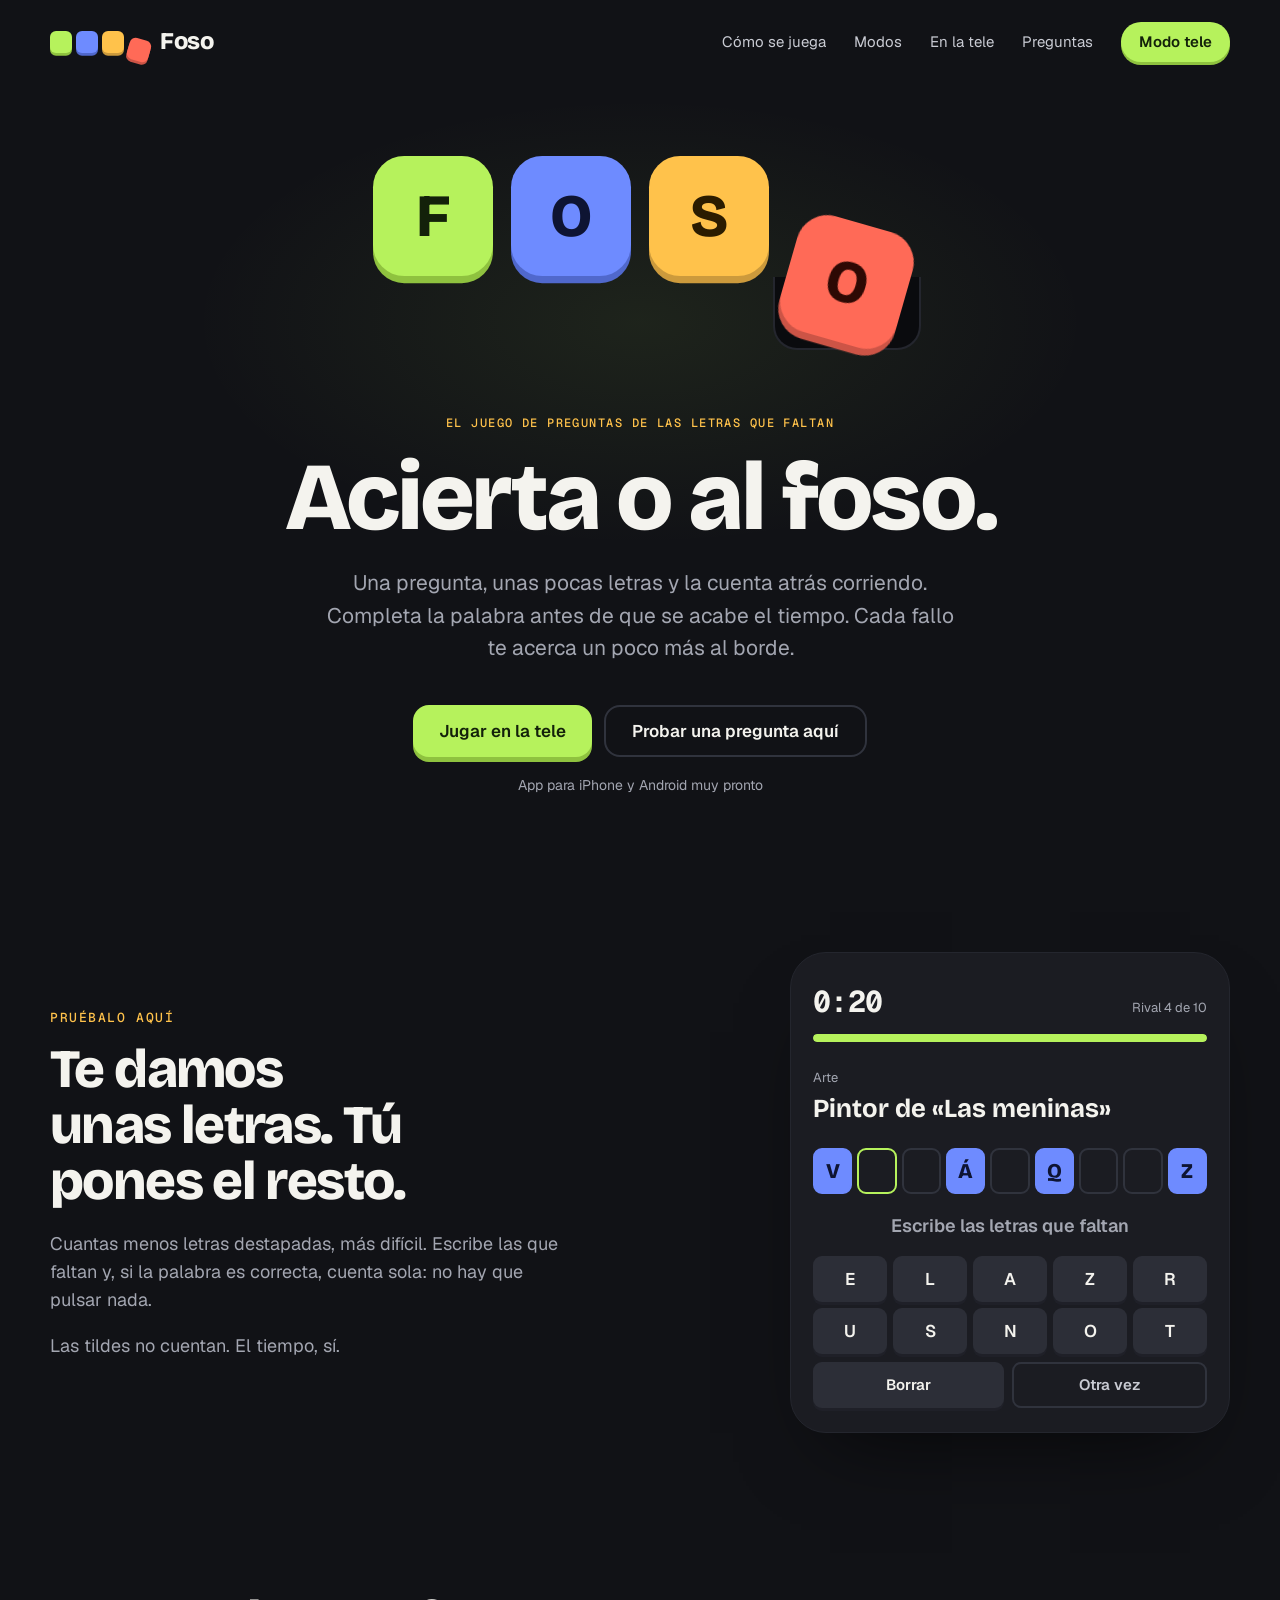
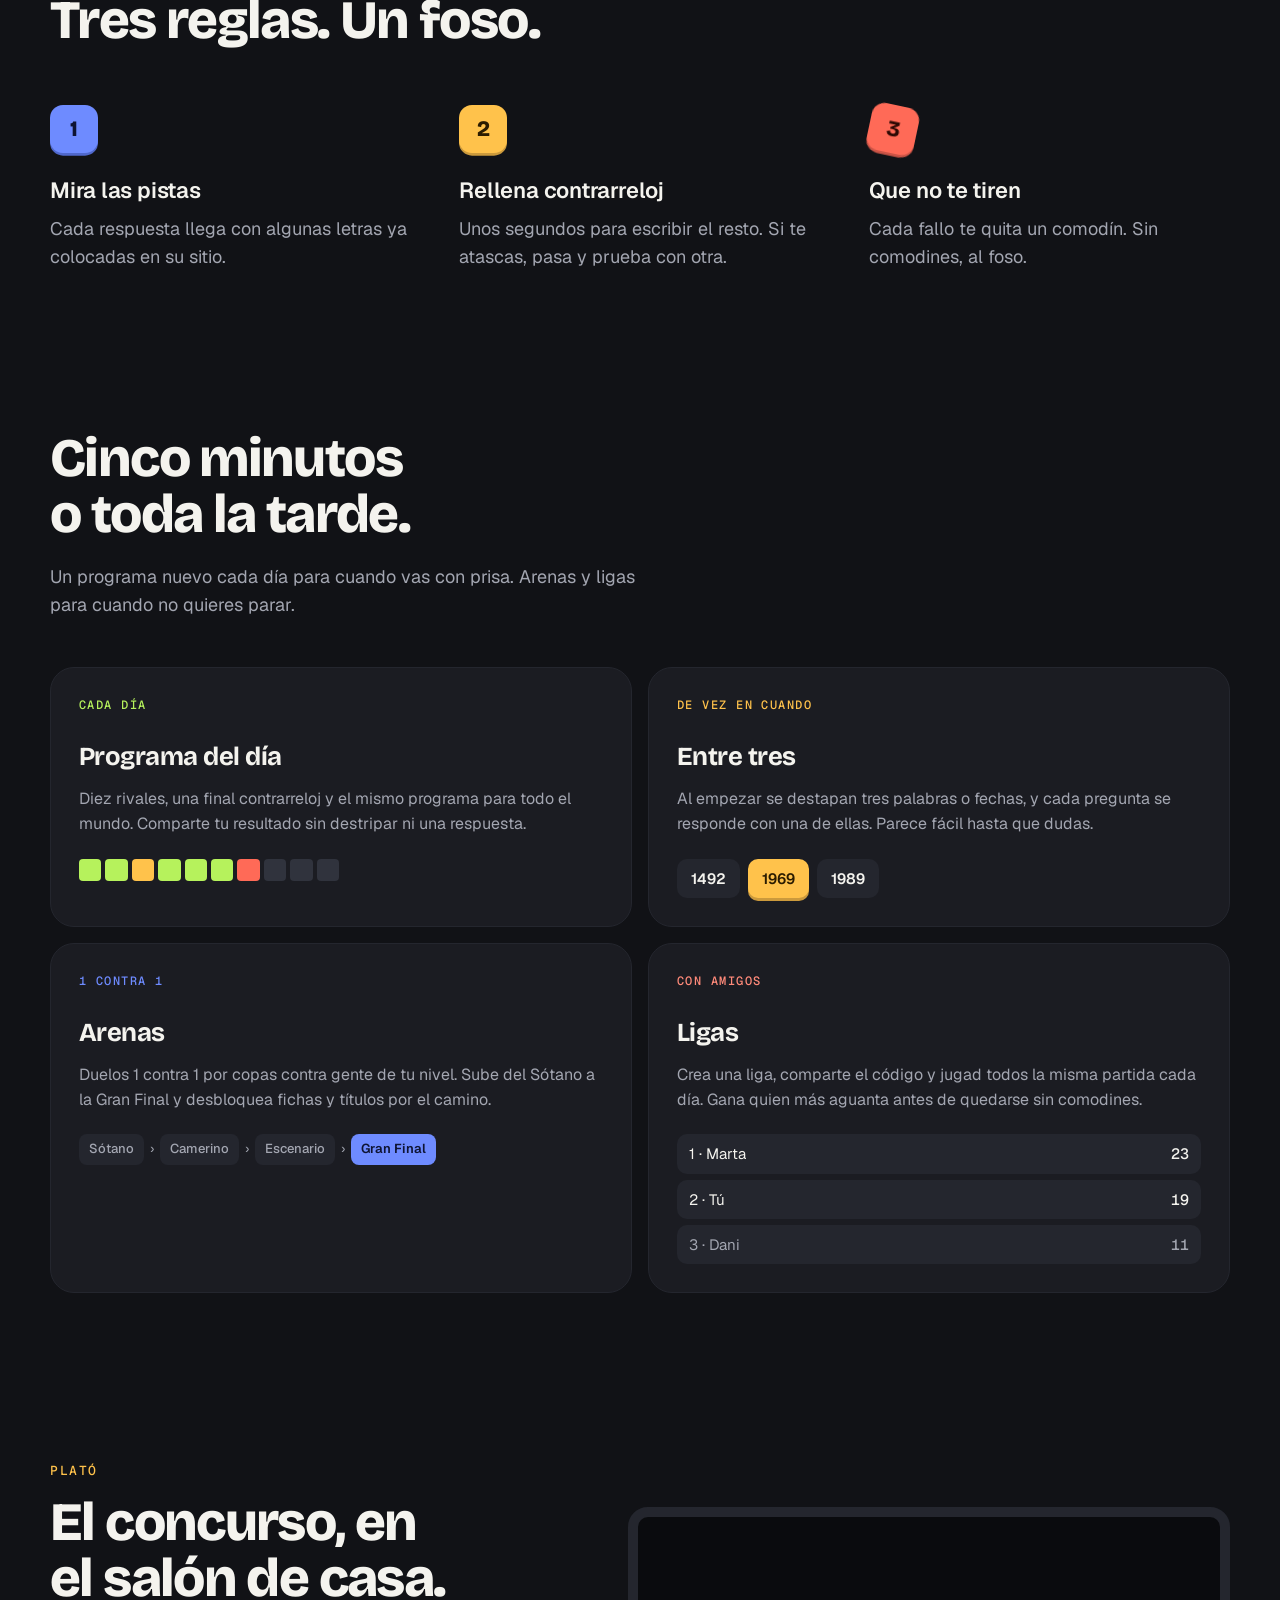
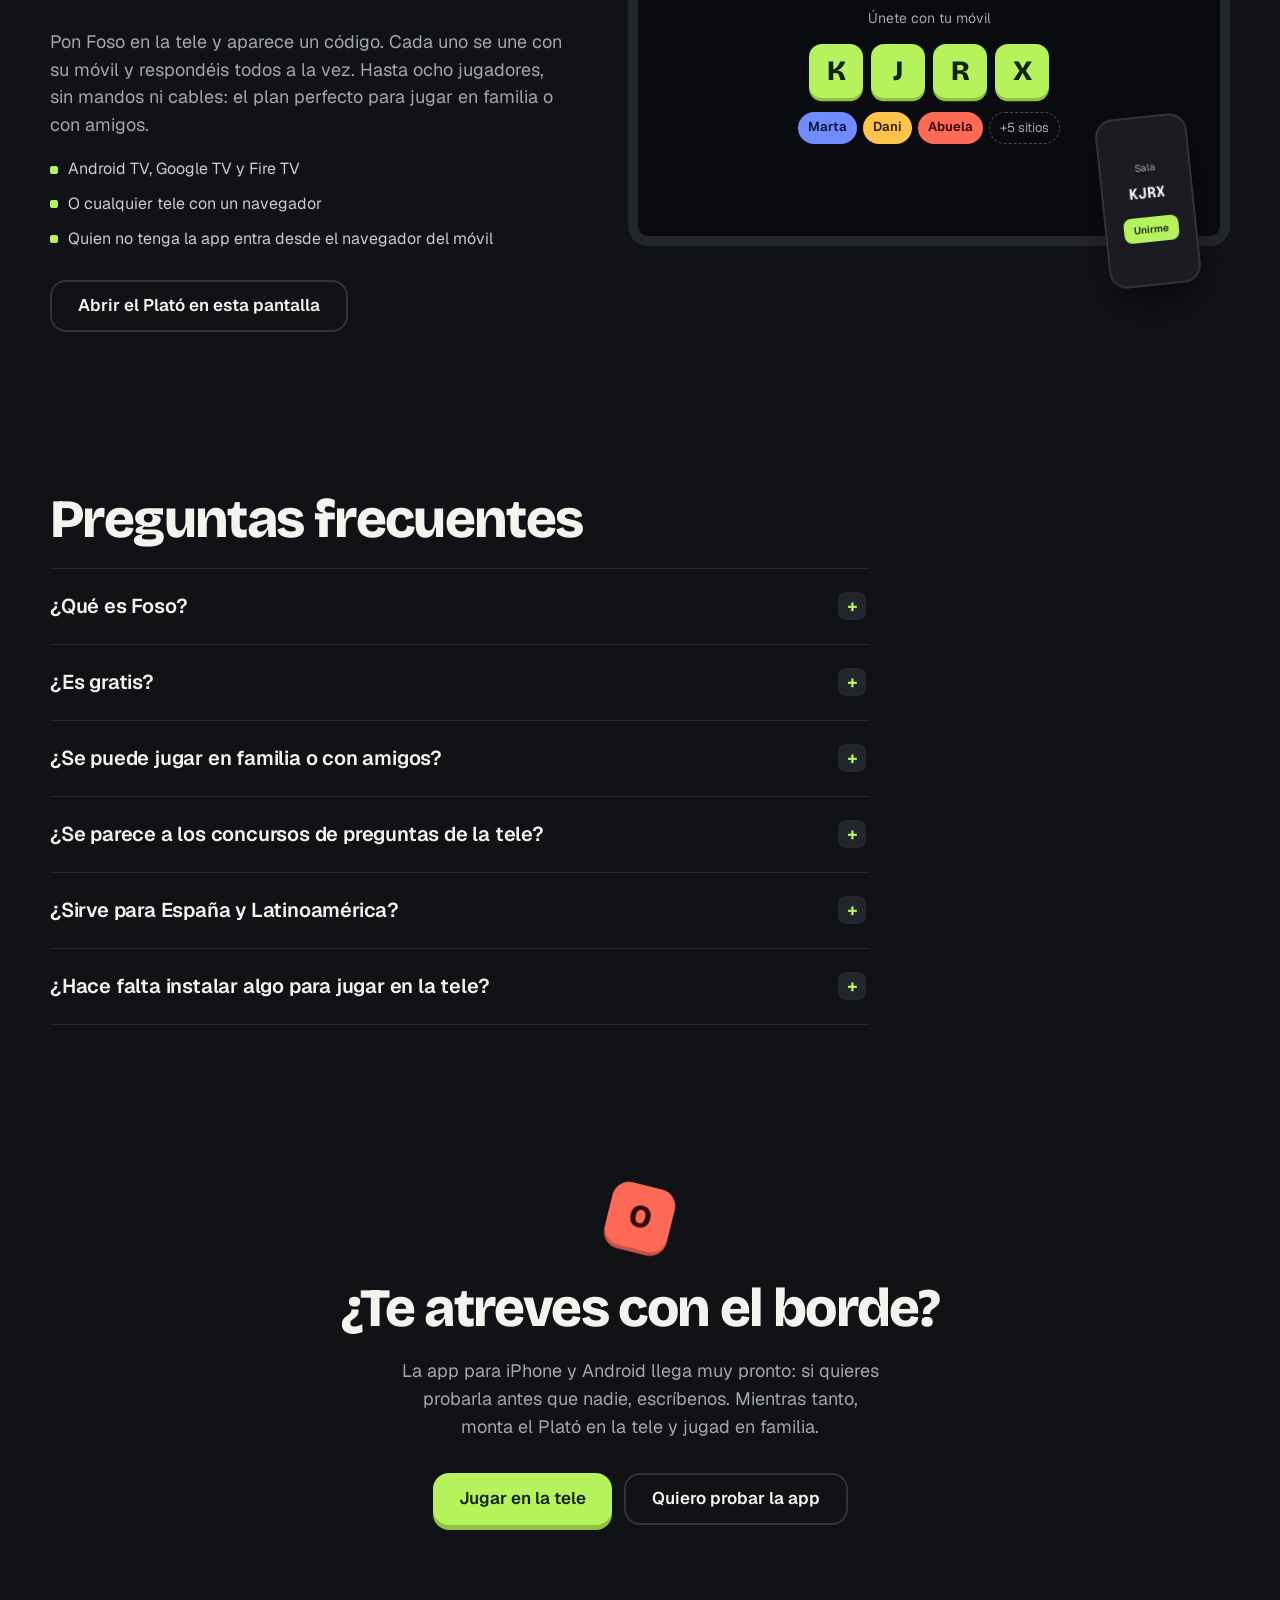
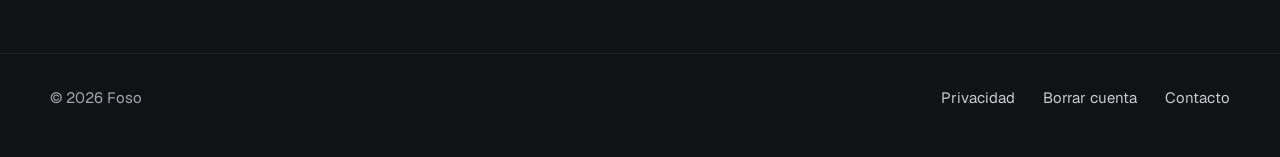
<file: index.html>
<!doctype html>
<html lang="es">
<head>
<meta charset="utf-8">
<meta name="viewport" content="width=device-width, initial-scale=1, viewport-fit=cover">
<title>Foso · Juego de preguntas gratis para jugar con amigos y en familia</title>
<meta name="description" content="Juego de preguntas gratis tipo concurso de la tele: adivina la palabra con las letras que faltan antes de que acabe el tiempo. Programa diario, ligas con amigos, duelos 1 contra 1 y modo tele para jugar en familia.">
<meta name="keywords" content="juego de preguntas, juegos de preguntas y respuestas, trivial online, concurso de preguntas, juego de palabras, juego de letras, juegos para jugar en familia, juegos para jugar con amigos, quiz en español">
<link rel="canonical" href="https://foso.pages.dev/">
<link rel="alternate" hreflang="es" href="https://foso.pages.dev/">
<meta name="robots" content="index, follow, max-image-preview:large">
<meta name="theme-color" content="#111216">
<meta property="og:title" content="Foso · Acierta o al foso">
<meta property="og:site_name" content="Foso">
<meta property="og:locale" content="es_ES">
<meta property="og:description" content="El juego de preguntas de las letras que faltan. Gratis, en español y para jugar con amigos, en familia o en la tele.">
<meta property="og:url" content="https://foso.pages.dev/">
<meta property="og:image" content="https://foso.pages.dev/assets/og-image.png">
<meta property="og:image:width" content="1200">
<meta property="og:image:height" content="630">
<meta property="og:image:alt" content="Logo de Foso con el lema Acierta o al foso">
<meta property="og:type" content="website">
<meta name="twitter:card" content="summary_large_image">
<link rel="icon" href="/assets/favicon.svg" type="image/svg+xml">
<link rel="apple-touch-icon" href="/assets/apple-touch-icon.png">
<link rel="preload" href="/assets/fuentes/bricolage-800.woff2" as="font" type="font/woff2" crossorigin>
<link rel="preload" href="/assets/fuentes/geist-400.woff2" as="font" type="font/woff2" crossorigin>
<link rel="stylesheet" href="/assets/site.css?v=2">
<style>
  h2.big {
    font-family: var(--display); font-weight: 800;
    font-size: clamp(34px, 4.6vw, 54px); line-height: 1.04; letter-spacing: -0.03em;
    margin: 0 0 20px; text-wrap: balance;
  }
  .lead-muted { color: var(--muted); margin: 0 0 18px; max-width: 44ch; text-wrap: pretty; }

  /* --- Portada ------------------------------------------------------------ */
  .hero { position: relative; text-align: center; padding: clamp(40px, 8vh, 80px) 0 clamp(72px, 12vh, 112px); }
  .hero::before {
    content: ""; position: absolute; inset: -10% 0 auto; height: 640px;
    background: radial-gradient(closest-side, rgba(182, 242, 92, 0.08), transparent 70%);
    pointer-events: none;
  }
  .logo { --s: clamp(64px, 11vw, 120px); position: relative; display: flex; justify-content: center; align-items: flex-start; gap: clamp(10px, 2vw, 18px); margin-bottom: 64px; }
  .logo .tile { width: var(--s); height: var(--s); font-size: calc(var(--s) * 0.5); }
  .pit-slot { position: relative; width: var(--s); height: calc(var(--s) * 1.62); }
  .pit {
    position: absolute; bottom: 0; left: -12%; right: -12%; height: 38%;
    background: var(--bg-deep); border: 2px solid var(--card-hi); border-top: none;
    border-radius: 0 0 24px 24px;
  }
  .falling { position: absolute; left: 0; top: 34%; transform: rotate(16deg); }
  .js .falling { animation: caer 1.1s cubic-bezier(0.55, 0, 0.6, 1.25) 0.6s both; }
  @keyframes caer {
    0%   { top: 0; transform: rotate(0); }
    35%  { top: 0; transform: rotate(-6deg); }
    100% { top: 34%; transform: rotate(16deg); }
  }
  .hero h1 {
    position: relative; margin: 0 auto 22px; max-width: 13ch;
    font-family: var(--display); font-weight: 800;
    font-size: clamp(46px, 7.6vw, 96px); line-height: 0.98; letter-spacing: -0.035em;
  }
  .hero .lead { position: relative; color: var(--muted); font-size: clamp(18px, 2.2vw, 21px); max-width: 46ch; margin: 0 auto 40px; text-wrap: pretty; }
  .actions { display: flex; gap: 12px; justify-content: center; flex-wrap: wrap; }
  .kicker { position: relative; color: var(--amber); font-size: 12px; margin-bottom: 18px; }
  .soon { position: relative; margin: 18px 0 0; font-size: 14px; color: var(--muted); }

  /* --- Demostración ----------------------------------------------------- */
  .split { display: flex; flex-wrap: wrap; gap: 56px; align-items: center; padding: 48px 0 120px; }
  .split > * { flex: 1 1 380px; min-width: 0; }
  .phone {
    flex: 1 1 380px; max-width: 440px; margin: 0 auto;
    background: var(--card); border: 1px solid var(--card-hi); border-radius: 36px;
    padding: 26px 22px 24px; box-shadow: 0 40px 80px -40px rgba(0, 0, 0, 0.7);
  }
  .clock-row { display: flex; align-items: baseline; justify-content: space-between; margin-bottom: 8px; }
  .clock { font-family: var(--mono); font-weight: 700; font-size: 30px; letter-spacing: -0.02em; }
  .clock-row small { font-size: 13px; color: var(--muted); }
  .bar { height: 8px; border-radius: 99px; background: var(--card-hi); margin-bottom: 26px; overflow: hidden; }
  .bar span { display: block; height: 100%; width: 100%; border-radius: 99px; background: var(--lime); transform-origin: left; transition: width 1s linear, background 300ms; }
  .q-cat { margin: 0 0 6px; font-size: 13px; color: var(--muted); }
  .q { margin: 0 0 24px; font-family: var(--display); font-weight: 700; font-size: 26px; line-height: 1.15; }
  .answer { display: flex; gap: 5px; justify-content: center; margin-bottom: 18px; }
  .slot {
    flex: 1 1 0; max-width: 40px; aspect-ratio: 0.85; border-radius: 9px;
    display: flex; align-items: center; justify-content: center;
    font-family: var(--display); font-weight: 800; font-size: 21px;
    background: var(--card); color: var(--text); border: 2px solid var(--line);
    transition: background 200ms, border-color 200ms, transform 200ms var(--ease);
  }
  .slot.hint { background: var(--blue); border-color: var(--blue); color: var(--blue-ink); }
  .slot.typed { background: var(--card-hi); border-color: #4A4D58; }
  .slot.cursor { border-color: var(--lime); }
  .slot.ok { background: var(--lime); border-color: var(--lime); color: var(--lime-ink); transform: translateY(-3px); }
  .slot.ko { background: var(--coral); border-color: var(--coral); color: var(--coral-ink); }
  .status { margin: 0 0 16px; min-height: 26px; text-align: center; font-weight: 600; color: var(--muted); }
  .status.ok { color: var(--lime); }
  .status.ko { color: var(--coral-soft); }
  .keys { display: grid; grid-template-columns: repeat(5, minmax(0, 1fr)); gap: 6px; }
  .key {
    min-height: 46px; border: none; border-radius: 9px; cursor: pointer;
    background: var(--key); color: var(--text); box-shadow: 0 3px 0 #1F2028;
    font: inherit; font-weight: 600; font-size: 17px;
  }
  .key:active { transform: translateY(2px); box-shadow: 0 1px 0 #1F2028; }
  .key-row { display: flex; gap: 8px; margin-top: 8px; }
  .key-row .key { flex: 1 1 0; font-size: 15px; }
  .key.ghost { background: transparent; box-shadow: none; border: 2px solid var(--line); color: var(--soft); }

  /* --- Reglas ------------------------------------------------------------- */
  .rules { padding: 40px 0 120px; }
  .rules h2 { max-width: 16ch; margin-bottom: 56px; }
  .grid-3 { display: grid; grid-template-columns: repeat(auto-fit, minmax(260px, 1fr)); gap: 40px 48px; }
  .rule .tile { width: 48px; height: 48px; font-size: 22px; margin-bottom: 20px; border-radius: 13px; }
  .rule h3 { margin: 0 0 8px; font-size: 22px; font-weight: 600; letter-spacing: -0.01em; }
  .rule p { margin: 0; color: var(--muted); max-width: 34ch; }

  /* --- Modos -------------------------------------------------------------- */
  .modes { padding: 40px 0 120px; }
  .grid-2 { display: grid; grid-template-columns: repeat(auto-fit, minmax(min(100%, 420px), 1fr)); gap: 16px; margin-top: 48px; }
  .mode { background: var(--card); border: 1px solid var(--card-hi); border-radius: 24px; padding: 28px; }
  .mode h3 { margin: 0 0 10px; font-family: var(--display); font-weight: 700; font-size: 26px; letter-spacing: -0.02em; }
  .mode p { margin: 0 0 22px; color: var(--muted); font-size: 16px; }
  .squares { display: grid; grid-template-columns: repeat(10, minmax(0, 1fr)); gap: 4px; max-width: 260px; }
  .squares span { aspect-ratio: 1; border-radius: 4px; background: var(--line); }
  .squares .o { background: var(--lime); } .squares .p { background: var(--amber); } .squares .x { background: var(--coral); }
  .chips { display: flex; gap: 8px; flex-wrap: wrap; align-items: center; }
  .chip { padding: 8px 14px; border-radius: 10px; background: var(--card-hi); font-weight: 600; font-size: 15px; }
  .chip.on { background: var(--amber); color: var(--amber-ink); box-shadow: 0 3px 0 var(--amber-lip); }
  .path { font-size: 13px; color: var(--muted); gap: 6px; }
  .path .chip { padding: 5px 10px; border-radius: 8px; font-weight: 500; font-size: 13px; }
  .path .chip.top { background: var(--blue); color: var(--blue-ink); font-weight: 600; }
  .board { margin: 0; padding: 0; list-style: none; display: flex; flex-direction: column; gap: 6px; font-size: 15px; }
  .board li { display: flex; justify-content: space-between; padding: 8px 12px; border-radius: 10px; background: var(--card-hi); }
  .board li span:last-child { font-family: var(--mono); }
  .board li.dim { color: var(--muted); }

  /* --- Plató -------------------------------------------------------------- */
  .checks { margin: 0; padding: 0; list-style: none; display: flex; flex-direction: column; gap: 10px; color: var(--soft); font-size: 16px; }
  .checks li { display: flex; gap: 10px; align-items: center; }
  .checks li::before { content: ""; width: 8px; height: 8px; border-radius: 2px; background: var(--lime); flex: none; }
  .stage { position: relative; padding-bottom: 40px; flex: 1 1 460px; }
  .tv {
    background: var(--bg-deep); border: 10px solid var(--card-hi); border-radius: 20px; aspect-ratio: 16 / 9;
    display: flex; flex-direction: column; align-items: center; justify-content: center; gap: 14px; padding: 20px;
  }
  .tv small { font-size: 14px; color: var(--muted); }
  .tv .code { display: flex; gap: 8px; }
  .tv .code .tile { width: clamp(40px, 5vw, 54px); height: clamp(40px, 5vw, 54px); font-size: clamp(20px, 2.6vw, 28px); border-radius: 13px; }
  .players { display: flex; gap: 6px; flex-wrap: wrap; justify-content: center; font-size: 13px; }
  .players span { padding: 5px 10px; border-radius: 99px; font-weight: 600; }
  .players .free { border: 1px dashed #4A4D58; color: var(--muted); font-weight: 400; }
  .remote {
    position: absolute; right: 6%; bottom: 0; width: 92px; height: 170px; border-radius: 18px;
    background: var(--card); border: 2px solid var(--line); box-shadow: 0 20px 40px -10px rgba(0, 0, 0, 0.7);
    display: flex; flex-direction: column; align-items: center; justify-content: center; gap: 6px; transform: rotate(-6deg);
  }
  .remote small { font-size: 10px; color: var(--muted); }
  .remote b { font-family: var(--mono); font-size: 15px; }
  @media (max-width: 640px) { .remote { display: none; } .stage { padding-bottom: 0; } }
  .remote span { margin-top: 6px; padding: 5px 10px; border-radius: 8px; background: var(--lime); color: var(--lime-ink); font-size: 10px; font-weight: 700; }

  /* --- Preguntas frecuentes -------------------------------------------------- */
  .faq { padding: 40px 0 120px; }
  .faq details { max-width: 820px; }
  .faq details { border-top: 1px solid var(--card-hi); }
  .faq details:last-of-type { border-bottom: 1px solid var(--card-hi); }
  .faq summary {
    list-style: none; cursor: pointer; padding: 22px 40px 22px 0; position: relative;
    font-size: 20px; font-weight: 600; letter-spacing: -0.01em;
  }
  .faq summary::-webkit-details-marker { display: none; }
  .faq summary::after {
    content: "+"; position: absolute; right: 4px; top: 50%; transform: translateY(-50%);
    width: 28px; height: 28px; border-radius: 8px; background: var(--card-hi); color: var(--lime);
    display: flex; align-items: center; justify-content: center; font-family: var(--mono); font-size: 18px;
  }
  .faq details[open] summary::after { content: "–"; }
  .faq details p { margin: 0 0 22px; color: var(--muted); max-width: 64ch; }

  /* --- Cierre ------------------------------------------------------------- */
  .closing { text-align: center; padding: 40px 0 128px; }
  .closing .tile { width: 64px; height: 64px; font-size: 32px; border-radius: 17px; transform: rotate(14deg); margin-bottom: 32px; }
  .closing p { color: var(--muted); margin: 0 auto 32px; max-width: 40ch; }
</style>
<script>document.documentElement.classList.add('js');</script>
<script type="application/ld+json">
{
  "@context": "https://schema.org",
  "@graph": [
    {
      "@type": "WebSite",
      "@id": "https://foso.pages.dev/#web",
      "url": "https://foso.pages.dev/",
      "name": "Foso",
      "inLanguage": "es"
    },
    {
      "@type": ["VideoGame", "SoftwareApplication"],
      "@id": "https://foso.pages.dev/#juego",
      "name": "Foso",
      "url": "https://foso.pages.dev/",
      "description": "Juego de preguntas tipo concurso: adivina la palabra con las letras que faltan antes de que acabe el tiempo. Programa diario, ligas con amigos, duelos 1 contra 1 y modo tele para jugar en familia.",
      "image": "https://foso.pages.dev/assets/og-image.png",
      "genre": ["Preguntas y respuestas", "Juego de palabras", "Juego de mesa", "Familiar"],
      "gamePlatform": ["Android", "iOS", "Android TV", "Navegador web"],
      "operatingSystem": "Android, iOS, Web",
      "applicationCategory": "GameApplication",
      "inLanguage": "es",
      "playMode": ["SinglePlayer", "MultiPlayer"],
      "numberOfPlayers": { "@type": "QuantitativeValue", "minValue": 1, "maxValue": 8 },
      "offers": { "@type": "Offer", "price": "0", "priceCurrency": "EUR" },
      "email": "foso.app.dev@gmail.com"
    },
    {
      "@type": "FAQPage",
      "@id": "https://foso.pages.dev/#preguntas",
      "mainEntity": [
        { "@type": "Question", "name": "¿Qué es Foso?", "acceptedAnswer": { "@type": "Answer", "text": "Un juego de preguntas en español en el que la respuesta aparece con algunas letras destapadas y tienes que completar el resto antes de que acabe el tiempo. Cada fallo te quita un comodín y, sin comodines, caes al foso." } },
        { "@type": "Question", "name": "¿Es gratis?", "acceptedAnswer": { "@type": "Answer", "text": "Sí. Foso es gratis en el navegador y lo será en iPhone y Android. En el móvil hay anuncios discretos que se pueden quitar con un pago único." } },
        { "@type": "Question", "name": "¿Se puede jugar en familia o con amigos?", "acceptedAnswer": { "@type": "Answer", "text": "Sí. Con el modo Plató pones Foso en la tele y hasta ocho personas juegan a la vez desde su móvil. También puedes crear una liga con tus amigos y jugar la misma partida cada día." } },
        { "@type": "Question", "name": "¿Se parece a los concursos de preguntas de la tele?", "acceptedAnswer": { "@type": "Answer", "text": "Esa es la idea: duelos contrarreloj, letras que se destapan, comodines y una final. Pero sin esperar a que te elijan: juegas cuando quieras desde el móvil, el navegador o la tele." } },
        { "@type": "Question", "name": "¿Sirve para España y Latinoamérica?", "acceptedAnswer": { "@type": "Answer", "text": "Sí. Las preguntas están en un español neutro y evitan palabras que cambian de un país a otro." } },
        { "@type": "Question", "name": "¿Hace falta instalar algo para jugar en la tele?", "acceptedAnswer": { "@type": "Answer", "text": "Para el modo tele, sí: abre foso.pages.dev/tv en el navegador de la tele o del ordenador. Cada jugador se une con la app o, si no la tiene, desde el navegador del móvil con el código de la sala." } }
      ]
    }
  ]
}
</script>
</head>
<body>

<header class="site-header">
  <div class="wrap">
    <a class="brand" href="/" aria-label="Foso, inicio">
      <span class="brand-tiles" aria-hidden="true"><span class="t-lime"></span><span class="t-blue"></span><span class="t-amber"></span><span class="t-coral"></span></span>
      <span class="brand-name">Foso</span>
    </a>
    <nav class="site-nav" aria-label="Secciones">
      <a href="#como">Cómo se juega</a>
      <a href="#modos">Modos</a>
      <a href="#plato">En la tele</a>
      <a href="#preguntas">Preguntas</a>
      <a class="btn btn-lime btn-sm" href="/tv/">Modo tele</a>
    </nav>
  </div>
</header>

<main>
  <section class="hero" aria-labelledby="titulo">
    <div class="wrap">
      <div class="logo" aria-hidden="true">
        <span class="tile t-lime">F</span>
        <span class="tile t-blue">O</span>
        <span class="tile t-amber">S</span>
        <span class="pit-slot"><span class="pit"></span><span class="tile t-coral falling">O</span></span>
      </div>
      <p class="eyebrow kicker">EL JUEGO DE PREGUNTAS DE LAS LETRAS QUE FALTAN</p>
      <h1 id="titulo">Acierta o al foso.</h1>
      <p class="lead">Una pregunta, unas pocas letras y la cuenta atrás corriendo. Completa la palabra antes de que se acabe el tiempo. Cada fallo te acerca un poco más al borde.</p>
      <div class="actions">
        <a class="btn btn-lime" href="/tv/">Jugar en la tele</a>
        <a class="btn btn-ghost" href="#demo">Probar una pregunta aquí</a>
      </div>
      <p class="soon">App para iPhone y Android muy pronto</p>
    </div>
  </section>

  <section class="wrap split" id="demo" aria-labelledby="titulo-demo">
    <div>
      <p class="eyebrow" style="color: var(--amber)">PRUÉBALO AQUÍ</p>
      <h2 class="big" id="titulo-demo" style="max-width: 14ch">Te damos unas letras. Tú pones el resto.</h2>
      <p class="lead-muted">Cuantas menos letras destapadas, más difícil. Escribe las que faltan y, si la palabra es correcta, cuenta sola: no hay que pulsar nada.</p>
      <p class="lead-muted">Las tildes no cuentan. El tiempo, sí.</p>
    </div>
    <div class="phone" id="juego">
      <div class="clock-row">
        <span class="clock" id="reloj">0:20</span>
        <small>Rival 4 de 10</small>
      </div>
      <div class="bar" aria-hidden="true"><span id="barra"></span></div>
      <p class="q-cat">Arte</p>
      <p class="q">Pintor de «Las meninas»</p>
      <div class="answer" id="respuesta" role="group" aria-label="Respuesta"></div>
      <p class="status" id="estado" aria-live="polite">Escribe las letras que faltan</p>
      <div class="keys" id="teclas"></div>
      <div class="key-row">
        <button class="key" type="button" id="borrar" aria-label="Borrar letra">Borrar</button>
        <button class="key ghost" type="button" id="otra">Otra vez</button>
      </div>
    </div>
  </section>

  <section class="wrap rules" id="como" aria-labelledby="titulo-como">
    <h2 class="big" id="titulo-como">Tres reglas. Un foso.</h2>
    <div class="grid-3">
      <div class="rule">
        <span class="tile t-blue" aria-hidden="true">1</span>
        <h3>Mira las pistas</h3>
        <p>Cada respuesta llega con algunas letras ya colocadas en su sitio.</p>
      </div>
      <div class="rule">
        <span class="tile t-amber" aria-hidden="true">2</span>
        <h3>Rellena contrarreloj</h3>
        <p>Unos segundos para escribir el resto. Si te atascas, pasa y prueba con otra.</p>
      </div>
      <div class="rule">
        <span class="tile t-coral" aria-hidden="true" style="transform: rotate(12deg)">3</span>
        <h3>Que no te tiren</h3>
        <p>Cada fallo te quita un comodín. Sin comodines, al foso.</p>
      </div>
    </div>
  </section>

  <section class="wrap modes" id="modos" aria-labelledby="titulo-modos">
    <h2 class="big" id="titulo-modos" style="max-width: 18ch">Cinco minutos o toda la tarde.</h2>
    <p class="lead-muted" style="max-width: 50ch">Un programa nuevo cada día para cuando vas con prisa. Arenas y ligas para cuando no quieres parar.</p>
    <div class="grid-2">
      <article class="mode">
        <p class="eyebrow" style="color: var(--lime); font-size: 12px">CADA DÍA</p>
        <h3>Programa del día</h3>
        <p>Diez rivales, una final contrarreloj y el mismo programa para todo el mundo. Comparte tu resultado sin destripar ni una respuesta.</p>
        <div class="squares" role="img" aria-label="Ejemplo de resultado: seis aciertos, uno con pase y una caída">
          <span class="o"></span><span class="o"></span><span class="p"></span><span class="o"></span><span class="o"></span><span class="o"></span><span class="x"></span><span></span><span></span><span></span>
        </div>
      </article>
      <article class="mode">
        <p class="eyebrow" style="color: var(--amber); font-size: 12px">DE VEZ EN CUANDO</p>
        <h3>Entre tres</h3>
        <p>Al empezar se destapan tres palabras o fechas, y cada pregunta se responde con una de ellas. Parece fácil hasta que dudas.</p>
        <div class="chips"><span class="chip">1492</span><span class="chip on">1969</span><span class="chip">1989</span></div>
      </article>
      <article class="mode">
        <p class="eyebrow" style="color: var(--blue); font-size: 12px">1 CONTRA 1</p>
        <h3>Arenas</h3>
        <p>Duelos 1 contra 1 por copas contra gente de tu nivel. Sube del Sótano a la Gran Final y desbloquea fichas y títulos por el camino.</p>
        <div class="chips path">
          <span class="chip">Sótano</span><span aria-hidden="true">›</span>
          <span class="chip">Camerino</span><span aria-hidden="true">›</span>
          <span class="chip">Escenario</span><span aria-hidden="true">›</span>
          <span class="chip top">Gran Final</span>
        </div>
      </article>
      <article class="mode">
        <p class="eyebrow" style="color: var(--coral-soft); font-size: 12px">CON AMIGOS</p>
        <h3>Ligas</h3>
        <p>Crea una liga, comparte el código y jugad todos la misma partida cada día. Gana quien más aguanta antes de quedarse sin comodines.</p>
        <ol class="board" aria-label="Ejemplo de clasificación">
          <li><span>1 · Marta</span><span>23</span></li>
          <li><span>2 · Tú</span><span>19</span></li>
          <li class="dim"><span>3 · Dani</span><span>11</span></li>
        </ol>
      </article>
    </div>
  </section>

  <section class="wrap split" id="plato" aria-labelledby="titulo-plato">
    <div>
      <p class="eyebrow" style="color: var(--amber)">PLATÓ</p>
      <h2 class="big" id="titulo-plato" style="max-width: 14ch">El concurso, en el salón de casa.</h2>
      <p class="lead-muted">Pon Foso en la tele y aparece un código. Cada uno se une con su móvil y respondéis todos a la vez. Hasta ocho jugadores, sin mandos ni cables: el plan perfecto para jugar en familia o con amigos.</p>
      <ul class="checks">
        <li>Android TV, Google TV y Fire TV</li>
        <li>O cualquier tele con un navegador</li>
        <li>Quien no tenga la app entra desde el navegador del móvil</li>
      </ul>
      <p style="margin: 28px 0 0"><a class="btn btn-ghost" href="/tv/">Abrir el Plató en esta pantalla</a></p>
    </div>
    <div class="stage">
      <div class="tv" role="img" aria-label="Una tele con el código de sala KJRX y los jugadores que se han unido">
        <small>Únete con tu móvil</small>
        <span class="code"><span class="tile t-lime">K</span><span class="tile t-lime">J</span><span class="tile t-lime">R</span><span class="tile t-lime">X</span></span>
        <span class="players">
          <span style="background: var(--blue); color: var(--blue-ink)">Marta</span>
          <span style="background: var(--amber); color: var(--amber-ink)">Dani</span>
          <span style="background: var(--coral); color: var(--coral-ink)">Abuela</span>
          <span class="free">+5 sitios</span>
        </span>
      </div>
      <div class="remote" aria-hidden="true"><small>Sala</small><b>KJRX</b><span>Unirme</span></div>
    </div>
  </section>

  <section class="wrap faq" id="preguntas" aria-labelledby="titulo-faq">
    <h2 class="big" id="titulo-faq">Preguntas frecuentes</h2>
    <details>
      <summary>¿Qué es Foso?</summary>
      <p>Un juego de preguntas en español en el que la respuesta aparece con algunas letras destapadas y tienes que completar el resto antes de que acabe el tiempo. Cada fallo te quita un comodín y, sin comodines, caes al foso.</p>
    </details>
    <details>
      <summary>¿Es gratis?</summary>
      <p>Sí. Foso es gratis en el navegador y lo será en iPhone y Android. En el móvil hay anuncios discretos que se pueden quitar con un pago único.</p>
    </details>
    <details>
      <summary>¿Se puede jugar en familia o con amigos?</summary>
      <p>Sí. Con el modo Plató pones Foso en la tele y hasta ocho personas juegan a la vez desde su móvil. También puedes crear una liga con tus amigos y jugar la misma partida cada día.</p>
    </details>
    <details>
      <summary>¿Se parece a los concursos de preguntas de la tele?</summary>
      <p>Esa es la idea: duelos contrarreloj, letras que se destapan, comodines y una final. Pero sin esperar a que te elijan: juegas cuando quieras desde el móvil, el navegador o la tele.</p>
    </details>
    <details>
      <summary>¿Sirve para España y Latinoamérica?</summary>
      <p>Sí. Las preguntas están en un español neutro y evitan palabras que cambian de un país a otro.</p>
    </details>
    <details>
      <summary>¿Hace falta instalar algo para jugar en la tele?</summary>
      <p>No. Abre <a href="/tv/">foso.pages.dev/tv</a> en el navegador de la tele o del ordenador. Cada jugador se une con la app o, si no la tiene, desde el navegador del móvil con el código de la sala.</p>
    </details>
  </section>

  <section class="wrap closing" id="pronto" aria-labelledby="titulo-cierre">
    <span class="tile t-coral" aria-hidden="true">O</span>
    <h2 class="big" id="titulo-cierre">¿Te atreves con el borde?</h2>
    <p>La app para iPhone y Android llega muy pronto: si quieres probarla antes que nadie, escríbenos. Mientras tanto, monta el Plató en la tele y jugad en familia.</p>
    <div class="actions">
      <a class="btn btn-lime" href="/tv/">Jugar en la tele</a>
      <a class="btn btn-ghost" href="mailto:foso.app.dev@gmail.com?subject=Quiero%20probar%20la%20app%20de%20Foso">Quiero probar la app</a>
    </div>
  </section>
</main>

<footer class="site-footer">
  <div class="wrap">
    <span>© 2026 Foso</span>
    <nav aria-label="Información legal">
      <a href="/privacidad">Privacidad</a>
      <a href="/borrar-cuenta">Borrar cuenta</a>
      <a href="mailto:foso.app.dev@gmail.com">Contacto</a>
    </nav>
  </div>
</footer>

<script>
(function () {
  // --- La pregunta de prueba: igual que en la app ------------------------
  var RESPUESTA = 'VELÁZQUEZ';
  var PISTAS = [0, 3, 5, 8];
  var LETRAS = ['E', 'L', 'A', 'Z', 'R', 'U', 'S', 'N', 'O', 'T'];
  var SEGUNDOS = 20;

  var caja = document.getElementById('respuesta');
  var estado = document.getElementById('estado');
  var reloj = document.getElementById('reloj');
  var barra = document.getElementById('barra');
  var juego = document.getElementById('juego');

  var escritas = {}, resultado = null, quedan = SEGUNDOS, temporizador = null;

  function sinTildes(s) { return s.normalize('NFD').replace(/[̀-ͯ]/g, ''); }
  function huecos() {
    var h = [];
    for (var i = 0; i < RESPUESTA.length; i++) if (PISTAS.indexOf(i) < 0) h.push(i);
    return h;
  }
  function cursor() {
    var h = huecos();
    for (var i = 0; i < h.length; i++) if (!escritas[h[i]]) return h[i];
    return -1;
  }

  var casillas = [];
  for (var i = 0; i < RESPUESTA.length; i++) {
    var c = document.createElement('span');
    c.className = 'slot';
    caja.appendChild(c);
    casillas.push(c);
  }

  function pintar() {
    var cur = cursor();
    casillas.forEach(function (c, i) {
      var pista = PISTAS.indexOf(i) >= 0;
      var mostrar = resultado === false && quedan === 0;
      c.textContent = pista ? RESPUESTA[i] : (mostrar ? RESPUESTA[i] : (escritas[i] || ''));
      c.className = 'slot' +
        (pista ? ' hint' : resultado === true ? ' ok' : resultado === false ? ' ko' : escritas[i] ? ' typed' : i === cur ? ' cursor' : '');
    });
    caja.setAttribute('aria-label', 'Respuesta: ' + casillas.map(function (c) { return c.textContent || 'hueco'; }).join(' '));
    var m = Math.floor(quedan / 60), s = quedan % 60;
    reloj.textContent = m + ':' + (s < 10 ? '0' : '') + s;
    var frac = quedan / SEGUNDOS;
    barra.style.width = (frac * 100) + '%';
    barra.style.background = frac > 0.5 ? 'var(--lime)' : frac > 0.25 ? 'var(--amber)' : 'var(--coral)';
  }

  function decir(texto, clase) { estado.textContent = texto; estado.className = 'status' + (clase ? ' ' + clase : ''); }

  function arrancar() {
    if (temporizador || resultado !== null) return;
    temporizador = setInterval(function () {
      quedan--;
      if (quedan <= 0) {
        quedan = 0;
        clearInterval(temporizador); temporizador = null;
        resultado = false;
        decir('Se acabó el tiempo. Era Velázquez', 'ko');
      }
      pintar();
    }, 1000);
  }

  function comprobar() {
    if (cursor() >= 0) return;
    var intento = '';
    for (var i = 0; i < RESPUESTA.length; i++) intento += PISTAS.indexOf(i) >= 0 ? RESPUESTA[i] : escritas[i];
    if (sinTildes(intento) === sinTildes(RESPUESTA)) {
      resultado = true;
      clearInterval(temporizador); temporizador = null;
      decir('¡Correcto! Rival superado', 'ok');
    } else {
      decir('Casi… borra y vuelve a probar', 'ko');
    }
  }

  function escribir(l) {
    if (resultado !== null) return;
    var c = cursor();
    if (c < 0) return;
    arrancar();
    escritas[c] = l;
    comprobar();
    pintar();
  }

  function borrar() {
    if (resultado !== null) return;
    var h = huecos();
    for (var i = h.length - 1; i >= 0; i--) if (escritas[h[i]]) { delete escritas[h[i]]; break; }
    decir('Escribe las letras que faltan');
    pintar();
  }

  function reiniciar() {
    clearInterval(temporizador); temporizador = null;
    escritas = {}; resultado = null; quedan = SEGUNDOS;
    decir('Escribe las letras que faltan');
    pintar();
  }

  var teclas = document.getElementById('teclas');
  LETRAS.forEach(function (l) {
    var b = document.createElement('button');
    b.type = 'button'; b.className = 'key'; b.textContent = l;
    b.setAttribute('aria-label', 'Letra ' + l);
    b.addEventListener('click', function () { escribir(l); });
    teclas.appendChild(b);
  });
  document.getElementById('borrar').addEventListener('click', borrar);
  document.getElementById('otra').addEventListener('click', reiniciar);

  // Teclado físico mientras el foco está dentro de la tarjeta
  juego.addEventListener('keydown', function (e) {
    if (e.key === 'Backspace') { borrar(); e.preventDefault(); return; }
    if (/^[a-zñ]$/i.test(e.key)) { escribir(e.key.toUpperCase()); e.preventDefault(); }
  });

  pintar();
})();
</script>
</body>
</html>
</file>
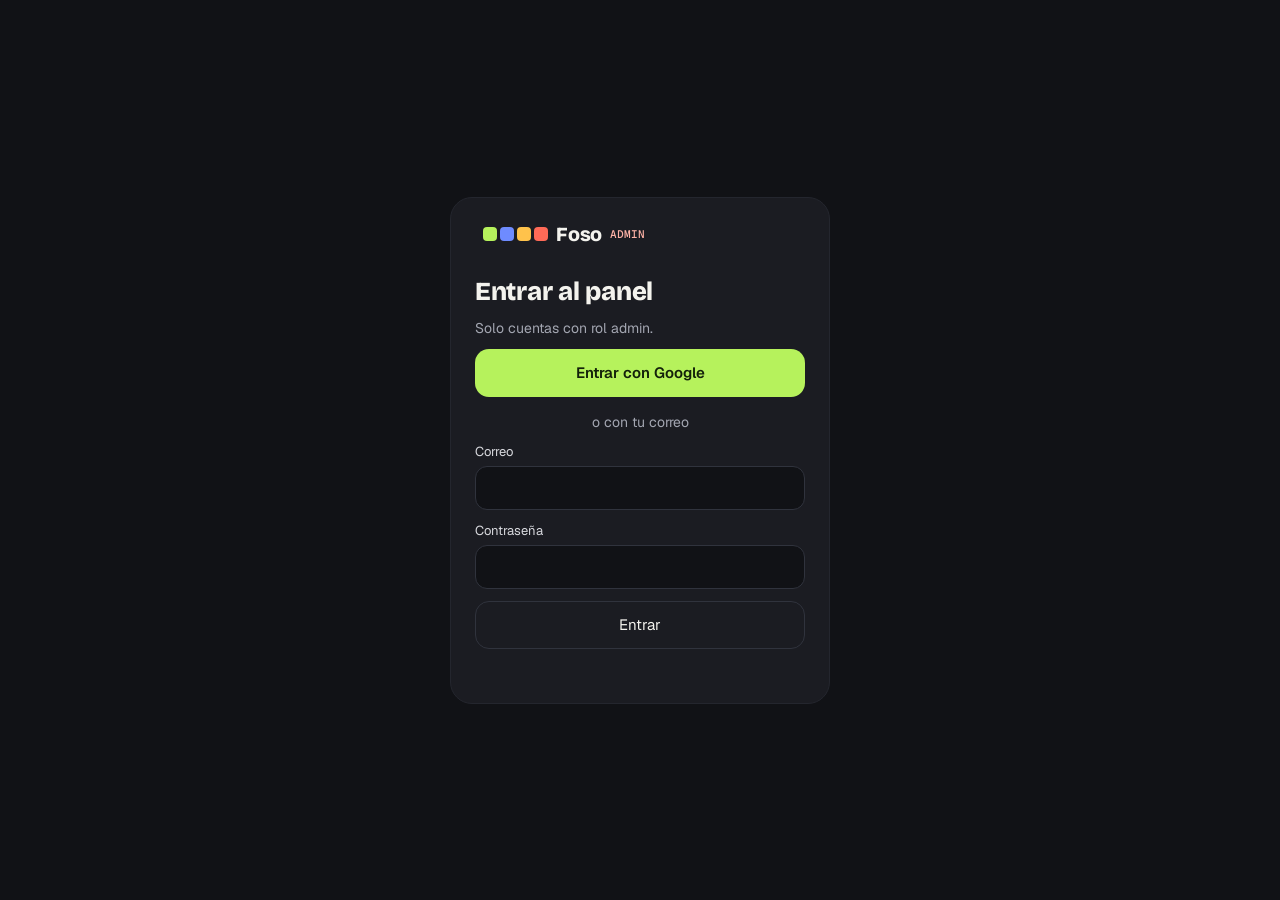
<file: admin/index.html>
<!doctype html>
<html lang="es">
<head>
<meta charset="utf-8">
<meta name="viewport" content="width=device-width, initial-scale=1">
<meta name="robots" content="noindex, nofollow">
<title>Foso · Panel</title>
<link rel="icon" href="/assets/favicon.svg" type="image/svg+xml">
<style>
@font-face{font-family:"Bricolage";src:url("/assets/fuentes/bricolage-800.woff2") format("woff2");font-weight:800;font-display:swap}
@font-face{font-family:"Geist";src:url("/assets/fuentes/geist-400.woff2") format("woff2");font-weight:400;font-display:swap}
@font-face{font-family:"Geist";src:url("/assets/fuentes/geist-500.woff2") format("woff2");font-weight:500;font-display:swap}
@font-face{font-family:"Geist";src:url("/assets/fuentes/geist-600.woff2") format("woff2");font-weight:600;font-display:swap}
@font-face{font-family:"GeistMono";src:url("/assets/fuentes/geistmono-500.woff2") format("woff2");font-weight:500;font-display:swap}
:root{--bg:#111216;--card:#1B1C22;--hi:#24262E;--line:#30333D;--soft:#262830;--text:#F4F3EE;--muted:#A3A6B1;--textsoft:#D8D9DE;--lime:#B6F25C;--limeink:#13210A;--amber:#FFC24B;--amberbg:#2A2410;--coral:#FF6A57;--coralsoft:#FF8A7A;--coralbg:#2A1512;--blue:#A9BBFF;--bluebg:#182040}
*{box-sizing:border-box}
body{margin:0;background:var(--bg);color:var(--text);font-family:'Geist',system-ui,sans-serif}
h1,h2,.display{font-family:'Bricolage',system-ui,sans-serif;font-weight:800;letter-spacing:-.01em}
.mono{font-family:'GeistMono',ui-monospace,monospace}
a{color:var(--lime)}
button{font:inherit;cursor:pointer}
:focus-visible{outline:2px solid var(--lime);outline-offset:2px}
.layout{display:flex;flex-wrap:wrap;min-height:100vh}
nav{flex:1 1 220px;max-width:260px;padding:24px 16px;border-right:1px solid var(--hi);display:flex;flex-direction:column;gap:6px}
.brand{display:flex;align-items:center;gap:8px;padding:0 8px 18px}
.tiles{display:flex;gap:3px}.tiles span{width:14px;height:14px;border-radius:4px}
.navitem{height:42px;padding:0 12px;border-radius:11px;display:flex;align-items:center;gap:10px;font-size:14px;color:var(--textsoft);text-decoration:none}
.navitem.on{background:var(--hi);color:var(--text);font-weight:600}
.badge{margin-left:auto;height:20px;min-width:20px;padding:0 7px;border-radius:10px;background:var(--coral);color:#2E0904;font-size:11px;display:flex;align-items:center;justify-content:center}
main{flex:999 1 560px;min-width:0;padding:28px 32px 40px;display:flex;flex-direction:column;gap:20px}
main>section{display:flex;flex-direction:column;gap:20px}
@media (max-width:700px){nav{max-width:none;border-right:0;border-bottom:1px solid var(--hi);flex-direction:row;flex-wrap:wrap;align-items:center}.brand{padding:0 8px 0 0}main{padding:20px 16px}}
.top{display:flex;flex-wrap:wrap;gap:12px;align-items:flex-end}
.top>div{flex:1 1 260px}
h1{margin:0;font-size:32px}
.sub{color:var(--muted);font-size:14px}
.search{display:flex;align-items:center;gap:8px;height:42px;padding:0 12px;border-radius:12px;border:1px solid var(--line);background:var(--card);flex:0 1 280px}
.search input{flex:1;min-width:0;background:transparent;border:0;color:var(--text);font:inherit;font-size:14px;outline:none}
.kpis{display:grid;grid-template-columns:repeat(auto-fit,minmax(170px,1fr));gap:12px}
.kpi{background:var(--card);border-radius:16px;padding:16px;display:flex;flex-direction:column;gap:4px}
.kpi span{font-size:13px;color:var(--muted)}.kpi b{font-family:'Bricolage',sans-serif;font-size:30px}
.kpi.hot{background:var(--coralbg);border:1px solid #5A2A23}.kpi.hot span{color:#FFB3A7}.kpi.hot b{color:var(--coralsoft)}
.filters{display:flex;flex-wrap:wrap;gap:6px;align-items:center}
.chip{height:34px;padding:0 14px;border-radius:17px;border:1px solid var(--line);background:transparent;color:var(--textsoft);font-size:13px}
.chip.on{background:var(--text);color:var(--bg);border-color:var(--text);font-weight:600}
.sep{width:1px;height:22px;background:var(--line);margin:0 6px}
.tablebox{overflow-x:auto;background:var(--card);border:1px solid var(--hi);border-radius:18px}
table{width:100%;min-width:820px;border-collapse:collapse;font-size:14px}
th{text-align:left;color:var(--muted);font-size:12px;font-weight:500;padding:14px 16px}
td{padding:14px 16px;border-top:1px solid var(--hi);vertical-align:top}
tr.new td{background:#20222A}
.tag{display:inline-block;padding:3px 8px;border-radius:6px;font-size:12px;font-weight:600;white-space:nowrap}
.t-fallo{background:var(--coralbg);color:var(--coralsoft)}.t-pregunta{background:var(--amberbg);color:var(--amber)}.t-idea{background:var(--bluebg);color:var(--blue)}.t-otro{background:var(--hi);color:var(--textsoft)}
.s-juego{background:#1A2A12;color:var(--lime)}.s-proxima{background:var(--bluebg);color:var(--blue)}.s-retirada{background:var(--hi);color:var(--muted)}.s-sale{background:var(--amberbg);color:var(--amber)}
.msg{max-width:360px;white-space:pre-wrap}.q{color:var(--textsoft);font-size:13px;margin-top:4px}
.where{font-size:12px;color:var(--textsoft)}
.when{color:var(--muted);white-space:nowrap}
.actions{display:flex;gap:6px;flex-wrap:wrap}
.btn{height:34px;padding:0 12px;border-radius:10px;border:1px solid var(--line);background:transparent;color:var(--text);font-size:13px}
.btn.primary{background:var(--lime);color:var(--limeink);border:0;font-weight:600}
.btn.danger{border-color:#5A2A23;color:var(--coralsoft)}
.btn.big{height:48px;padding:0 18px;border-radius:14px;font-size:15px}
.btn:disabled{opacity:.5;cursor:default}
.empty{padding:28px;text-align:center;color:var(--muted)}
.center{min-height:100vh;display:flex;align-items:center;justify-content:center;padding:20px}
.login{width:100%;max-width:380px;background:var(--card);border:1px solid var(--hi);border-radius:22px;padding:24px;display:flex;flex-direction:column;gap:12px}
.login label{display:flex;flex-direction:column;gap:6px;font-size:13px;color:var(--textsoft)}
.login input{height:44px;border-radius:12px;border:1px solid var(--line);background:var(--bg);color:var(--text);padding:0 12px;font:inherit}
.err{color:var(--coralsoft);font-size:13px;min-height:18px}
.hidden{display:none!important}
.ans{font-family:'GeistMono',ui-monospace,monospace;letter-spacing:.04em;white-space:nowrap}
.small{font-size:12px;color:var(--muted)}
select,.field input,.field textarea{background:var(--bg);color:var(--text);border:1px solid var(--line);border-radius:10px;font:inherit;font-size:14px}
select{height:34px;padding:0 10px}
dialog{width:min(760px,100vw - 24px);max-height:calc(100vh - 24px);padding:0;border:1px solid var(--hi);border-radius:20px;background:var(--card);color:var(--text)}
dialog::backdrop{background:rgba(0,0,0,.6)}
.ed{padding:22px;display:flex;flex-direction:column;gap:14px}
.ed h2{margin:0;font-size:24px}
.row{display:flex;flex-wrap:wrap;gap:12px}
.field{display:flex;flex-direction:column;gap:6px;font-size:13px;color:var(--textsoft);flex:1 1 160px}
.field input,.field textarea{padding:10px 12px;min-height:40px}
.field textarea{resize:vertical;min-height:64px}
.field.wide{flex-basis:100%}
.upper{text-transform:uppercase}
.clue{display:flex;gap:8px;align-items:center}
.clue input{flex:1;min-width:0;height:38px;padding:0 10px;background:var(--bg);color:var(--text);border:1px solid var(--line);border-radius:10px;font:inherit;font-size:14px}
.clue .n{width:26px;text-align:right;color:var(--muted);font-size:12px}
.clue .x{width:34px;padding:0}
.clues{display:flex;flex-direction:column;gap:6px;max-height:44vh;overflow:auto;padding-right:4px}
.notes{display:flex;flex-direction:column;gap:6px;font-size:13px}
.notes .e{color:var(--coralsoft)}.notes .w{color:var(--amber)}
.edbar{display:flex;flex-wrap:wrap;gap:8px;justify-content:flex-end;border-top:1px solid var(--hi);padding-top:14px}
.edbar .left{margin-right:auto;display:flex;gap:8px}
</style>
</head>
<body>

<div id="login" class="center hidden">
  <form class="login" id="loginForm">
    <div class="brand"><span class="tiles"><span style="background:#B6F25C"></span><span style="background:#6E8BFF"></span><span style="background:#FFC24B"></span><span style="background:#FF6A57"></span></span><b class="display" style="font-size:20px">Foso</b><span class="mono" style="font-size:11px;color:#FFB3A7">ADMIN</span></div>
    <h1 style="font-size:26px">Entrar al panel</h1>
    <p class="sub" style="margin:0">Solo cuentas con rol admin.</p>
    <button type="button" class="btn big primary" id="google">Entrar con Google</button>
    <p class="sub" style="margin:4px 0 0;text-align:center">o con tu correo</p>
    <label>Correo<input type="email" id="email" autocomplete="email" required></label>
    <label>Contraseña<input type="password" id="password" autocomplete="current-password" required></label>
    <button type="submit" class="btn big">Entrar</button>
    <div class="err" id="loginErr" role="alert"></div>
  </form>
</div>

<div id="app" class="layout hidden">
  <nav aria-label="Panel">
    <div class="brand"><span class="tiles"><span style="background:#B6F25C"></span><span style="background:#6E8BFF"></span><span style="background:#FFC24B"></span><span style="background:#FF6A57"></span></span><b class="display" style="font-size:20px">Foso</b><span class="mono" style="font-size:11px;color:#FFB3A7">ADMIN</span></div>
    <a class="navitem on" href="#reportes" data-view="reportes">Reportes<span class="badge" id="navBadge">0</span></a>
    <a class="navitem" href="#preguntas" data-view="preguntas">Preguntas</a>
    <a class="navitem" href="/">Volver a la web</a>
    <button type="button" class="navitem btn" id="logout" style="border:0;text-align:left">Cerrar sesión</button>
  </nav>
  <main>
    <section id="vReportes">
      <div class="top">
        <div><h1>Reportes</h1><span class="sub">Lo que envían los jugadores desde Perfil › Reportar</span></div>
        <label class="search"><span class="hidden">Buscar</span><input type="search" id="q" placeholder="Buscar en reportes" aria-label="Buscar en reportes"></label>
      </div>
      <div class="kpis">
        <div class="kpi hot"><span>Nuevos</span><b id="kNew">—</b></div>
        <div class="kpi"><span>Jugadores</span><b id="kPlayers">—</b></div>
        <div class="kpi"><span>Activos 7 días</span><b id="kActive">—</b></div>
        <div class="kpi"><span>Partidas 7 días</span><b id="kGames">—</b></div>
      </div>
      <div class="filters" role="tablist" aria-label="Estado">
        <button type="button" class="chip on" data-estado="nuevo" role="tab">Nuevos</button>
        <button type="button" class="chip" data-estado="visto" role="tab">Vistos</button>
        <button type="button" class="chip" data-estado="resuelto" role="tab">Resueltos</button>
        <button type="button" class="chip" data-estado="descartado" role="tab">Descartados</button>
        <button type="button" class="chip" data-estado="" role="tab">Todos</button>
      </div>
      <div class="tablebox">
        <table>
          <thead><tr><th>Tipo</th><th>Mensaje</th><th>Dónde</th><th>Jugador</th><th>Cuándo</th><th>Acciones</th></tr></thead>
          <tbody id="rows"></tbody>
        </table>
        <div class="empty hidden" id="empty">Nada por aquí.</div>
      </div>
    </section>

    <section id="vPreguntas" class="hidden">
      <div class="top">
        <div><h1>Preguntas</h1><span class="sub">Lo nuevo entra en juego mañana para que todos tengan el mismo banco cada día</span></div>
        <label class="search"><span class="hidden">Buscar</span><input type="search" id="pq" placeholder="Buscar pregunta, respuesta o #id" aria-label="Buscar preguntas"></label>
        <button type="button" class="btn big primary" id="nueva">Nueva</button>
      </div>
      <div class="kpis">
        <div class="kpi"><span>Letras en juego</span><b id="kL">—</b></div>
        <div class="kpi"><span>Tríos en juego</span><b id="kT">—</b></div>
        <div class="kpi"><span>Entran mañana o después</span><b id="kP">—</b></div>
        <div class="kpi"><span>Retiradas</span><b id="kR">—</b></div>
      </div>
      <div class="filters">
        <button type="button" class="chip on" data-modo="letras">Letras</button>
        <button type="button" class="chip" data-modo="trios">Entre tres</button>
        <span class="sep" aria-hidden="true"></span>
        <button type="button" class="chip on" data-pest="">Todas</button>
        <button type="button" class="chip" data-pest="juego">En juego</button>
        <button type="button" class="chip" data-pest="proxima">Próximas</button>
        <button type="button" class="chip" data-pest="retirada">Retiradas</button>
        <span class="sep" aria-hidden="true"></span>
        <label><span class="hidden">Categoría</span><select id="pcat" aria-label="Categoría"><option value="">Todas las categorías</option></select></label>
      </div>
      <div class="tablebox">
        <table>
          <thead id="phead"></thead>
          <tbody id="prows"></tbody>
        </table>
        <div class="empty hidden" id="pempty">Nada por aquí.</div>
      </div>
    </section>
  </main>
</div>

<div id="denied" class="center hidden">
  <div class="login"><h1 style="font-size:24px">Sin permiso</h1><p class="sub" id="deniedMsg">Tu cuenta no tiene rol admin.</p><button type="button" class="btn big" id="logout2">Cerrar sesión</button></div>
</div>

<dialog id="ed" aria-labelledby="edTitle"><form method="dialog" class="ed" id="edForm"></form></dialog>

<script src="/admin/vendor/supabase-2.45.4.js"></script>
<script>
const SUPABASE_URL = 'https://zydpfnidvsmmsxgfakcu.supabase.co';
const SUPABASE_KEY = 'sb_publishable_Wty49hlHPHqHKXDFRisbTw_v45s_yzb';
const db = supabase.createClient(SUPABASE_URL, SUPABASE_KEY);
const $ = (id) => document.getElementById(id);
const show = (id) => ['login', 'app', 'denied'].forEach((x) => $(x).classList.toggle('hidden', x !== id));
const TYPES = { fallo: 'Algo no va', pregunta: 'Pregunta mal', idea: 'Idea', otro: 'Otra cosa' };
let estado = 'nuevo';
let all = [];

function ago(iso) {
  const d = (Date.now() - new Date(iso).getTime()) / 60000;
  if (d < 1) return 'ahora';
  if (d < 60) return `hace ${Math.floor(d)} min`;
  if (d < 1440) return `hace ${Math.floor(d / 60)} h`;
  const days = Math.floor(d / 1440);
  return days === 1 ? 'ayer' : `hace ${days} días`;
}
const fmt = (n) => (n == null ? '—' : Number(n).toLocaleString('es-ES'));

function el(tag, cls, text) {
  const e = document.createElement(tag);
  if (cls) e.className = cls;
  if (text != null) e.textContent = text;
  return e;
}
function btn(label, cls, onclick) {
  const b = el('button', 'btn' + (cls ? ' ' + cls : ''), label);
  b.type = 'button';
  b.onclick = onclick;
  return b;
}

// ---------------- Reportes ----------------

function render() {
  const q = $('q').value.trim().toLowerCase();
  const list = all.filter((r) => !q || JSON.stringify(r).toLowerCase().includes(q));
  const body = $('rows');
  body.replaceChildren();
  $('empty').classList.toggle('hidden', list.length > 0);
  for (const r of list) {
    const tr = el('tr', r.estado === 'nuevo' ? 'new' : '');
    const ctx = r.contexto || {};
    const t1 = el('td'); t1.append(el('span', 'tag t-' + (TYPES[r.tipo] ? r.tipo : 'otro'), TYPES[r.tipo] || r.tipo));
    const t2 = el('td'); t2.append(el('div', 'msg', r.mensaje)); if (ctx.pregunta) t2.append(el('div', 'q', '«' + ctx.pregunta + '»'));
    const t3 = el('td', 'where mono', [ctx.donde, ctx.ref, ctx.plataforma, ctx.version].filter(Boolean).join(' · '));
    const t4 = el('td', '', r.nombre || 'Jugador');
    const t5 = el('td', 'when', ago(r.created_at));
    const t6 = el('td'); const acts = el('div', 'actions');
    const ref = /^([LT])(\d+)/.exec(ctx.ref || '');
    if (ref) acts.append(btn('Ver pregunta', '', () => abrirRef(ref[1], Number(ref[2]))));
    if (r.estado !== 'resuelto') acts.append(action('Resuelto', 'resuelto', r, true));
    if (r.estado === 'nuevo') acts.append(action('Visto', 'visto', r));
    if (r.estado !== 'descartado') acts.append(action('Descartar', 'descartado', r));
    t6.append(acts);
    tr.append(t1, t2, t3, t4, t5, t6);
    body.append(tr);
  }
}

function action(label, to, r, primary) {
  const b = btn(label, primary ? 'primary' : '', async () => {
    b.disabled = true;
    const { error } = await db.from('reportes').update({ estado: to }).eq('id', r.id);
    if (error) { alert('No se pudo cambiar: ' + error.message); b.disabled = false; return; }
    load();
  });
  return b;
}

async function load() {
  const { data: sum } = await db.rpc('panel_resumen');
  if (sum) {
    $('kNew').textContent = fmt(sum.reportes_nuevos); $('navBadge').textContent = fmt(sum.reportes_nuevos);
    $('kPlayers').textContent = fmt(sum.jugadores); $('kActive').textContent = fmt(sum.activos_7d); $('kGames').textContent = fmt(sum.partidas_7d);
  }
  let query = db.from('reportes').select('*').order('created_at', { ascending: false }).limit(300);
  if (estado) query = query.eq('estado', estado);
  const { data, error } = await query;
  all = error ? [] : data;
  render();
}

// ---------------- Preguntas ----------------

const CATS = ['Geografía', 'Historia', 'Ciencia', 'Arte y letras', 'Cine y TV', 'Música', 'Deporte', 'Naturaleza', 'Cultura general'];
// Palabras que cambian según el país: aviso, no bloquea.
const NO_NEUTRO = ['plátano', 'banana', 'aguacate', 'palta', 'portero', 'arquero', 'penalti', 'penal', 'pértiga', 'garrocha', 'tortilla de patatas', 'patata', 'mofeta', 'zorrillo', 'zorrino', 'testigo', 'estafeta', 'volante', 'gallito', 'ordenador', 'computadora', 'coche', 'carro', 'móvil', 'celular', 'zumo', 'jugo', 'gafas', 'anteojos', 'lentes', 'frigorífico', 'nevera', 'heladera', 'conducir', 'manejar', 'autobús', 'camión', 'piso', 'departamento', 'gasolina', 'nafta', 'bañador', 'traje de baño', 'cacahuete', 'maní', 'judías', 'frijoles', 'porotos', 'melocotón', 'durazno', 'fresa', 'frutilla', 'maíz', 'choclo', 'elote', 'jonrón'];
const PAGE = 300;
let banco = null;
let modo = 'letras';
let pest = '';

const madrid = (d) => new Intl.DateTimeFormat('en-CA', { timeZone: 'Europe/Madrid', year: 'numeric', month: '2-digit', day: '2-digit' }).format(d);
const hoy = () => madrid(new Date());
const manana = () => { const [y, m, d] = hoy().split('-').map(Number); return new Date(Date.UTC(y, m - 1, d + 1)).toISOString().slice(0, 10); };
const fecha = (iso) => new Date(iso + 'T12:00:00Z').toLocaleDateString('es-ES', { day: 'numeric', month: 'short', timeZone: 'UTC' });
const plano = (s) => s.normalize('NFD').replace(/[̀-ͯ]/g, '').toUpperCase().trim();
const palabrasDe = (s) => ' ' + s.toLowerCase().replace(/[\s!-/:-@[-`{-~«»¿¡“”‘’—…]+/g, ' ') + ' ';

function estadoDe(r) {
  const h = hoy();
  if (r.baja && r.baja <= h) return { k: 'retirada', t: 'Retirada' };
  if (r.alta > h) return { k: 'proxima', t: 'Entra el ' + fecha(r.alta) };
  if (r.baja) return { k: 'sale', t: 'Sale el ' + fecha(r.baja) };
  return { k: 'juego', t: 'En juego' };
}

async function fetchAll(table) {
  const out = [];
  for (let from = 0; ; from += 1000) {
    const { data, error } = await db.from(table).select('*').order('id').range(from, from + 999);
    if (error) throw error;
    out.push(...data);
    if (data.length < 1000) return out;
  }
}

async function loadBanco() {
  try {
    const [letras, trios] = await Promise.all([fetchAll('preguntas_letras'), fetchAll('preguntas_trios')]);
    banco = { letras, trios };
  } catch (e) {
    banco = { letras: [], trios: [] };
    $('pempty').textContent = 'No se pudo leer el banco: ' + e.message + '. ¿Has ejecutado preguntas.sql?';
  }
  renderPreguntas();
}

function renderPreguntas() {
  if (!banco) return;
  const cuenta = (list, k) => list.filter((r) => estadoDe(r).k === k).length;
  const enJuego = (list) => list.filter((r) => ['juego', 'sale'].includes(estadoDe(r).k)).length;
  $('kL').textContent = fmt(enJuego(banco.letras));
  $('kT').textContent = fmt(enJuego(banco.trios));
  $('kP').textContent = fmt(cuenta(banco.letras, 'proxima') + cuenta(banco.trios, 'proxima'));
  $('kR').textContent = fmt(cuenta(banco.letras, 'retirada') + cuenta(banco.trios, 'retirada'));

  const q = $('pq').value.trim();
  const qn = plano(q);
  const idq = /^#?(\d+)$/.exec(q);
  const cat = $('pcat').value;
  const src = modo === 'letras' ? banco.letras : banco.trios;
  const list = src.filter((r) => {
    if (cat && r.categoria !== cat) return false;
    const st = estadoDe(r).k;
    if (pest === 'juego' && !['juego', 'sale'].includes(st)) return false;
    if (pest && pest !== 'juego' && st !== pest) return false;
    if (!q) return true;
    if (idq) return r.id === Number(idq[1]);
    const texto = modo === 'letras' ? r.pregunta + ' ' + r.respuesta : r.palabras.join(' ') + ' ' + r.pistas.map((p) => p[0]).join(' ');
    return plano(texto).includes(qn);
  }).sort((a, b) => b.id - a.id);

  const head = $('phead');
  head.replaceChildren();
  const hr = el('tr');
  const cols = modo === 'letras' ? ['#', 'Categoría', 'Pregunta', 'Respuesta', 'Dif.', 'Estado', ''] : ['#', 'Categoría', 'Palabras', 'Pistas', 'Estado', ''];
  cols.forEach((c) => hr.append(el('th', '', c)));
  head.append(hr);

  const body = $('prows');
  body.replaceChildren();
  for (const r of list.slice(0, PAGE)) {
    const tr = el('tr');
    const st = estadoDe(r);
    tr.append(el('td', 'mono small', r.id), el('td', 'small', r.categoria));
    if (modo === 'letras') {
      tr.append(el('td', 'msg', r.pregunta), el('td', 'ans', r.respuesta), el('td', 'mono', r.dificultad));
    } else {
      const c = [0, 0, 0];
      r.pistas.forEach((p) => c[p[1]]++);
      tr.append(el('td', 'ans', r.palabras.join(' · ')), el('td', 'small', `${r.pistas.length} (${c.join(' / ')})`));
    }
    const ts = el('td'); ts.append(el('span', 'tag s-' + st.k, st.t)); tr.append(ts);
    const ta = el('td'); ta.append(btn('Editar', '', () => (modo === 'letras' ? editarLetra(r) : editarTrio(r)))); tr.append(ta);
    body.append(tr);
  }
  $('pempty').classList.toggle('hidden', list.length > 0);
  if (list.length > PAGE) {
    const tr = el('tr'); const td = el('td', 'small', `Mostrando ${PAGE} de ${fmt(list.length)}. Afina la búsqueda para ver el resto.`);
    td.colSpan = cols.length; tr.append(td); body.append(tr);
  }
}

// ---------- editor ----------

function campo(label, input, cls) {
  const f = el('label', 'field' + (cls ? ' ' + cls : ''));
  f.append(el('span', '', label), input);
  return f;
}
function selectCat(v) {
  const s = el('select');
  CATS.forEach((c) => { const o = el('option', '', c); o.value = c; o.selected = c === v; s.append(o); });
  return s;
}
function inputFecha(v, editable) {
  const i = el('input');
  i.type = 'date'; i.value = v; i.min = manana(); i.disabled = !editable;
  return i;
}
function abrir(nodos) {
  const f = $('edForm');
  f.replaceChildren(...nodos);
  if (!$('ed').open) $('ed').showModal();
}
function cerrar() { $('ed').close(); }
function pintarNotas(box, errores, avisos) {
  box.replaceChildren(...errores.map((t) => el('div', 'e', '✕ ' + t)), ...avisos.map((t) => el('div', 'w', '! ' + t)));
}
function avisoNeutro(texto) {
  const p = palabrasDe(texto);
  const hit = NO_NEUTRO.filter((w) => p.includes(' ' + w + ' '));
  return hit.length ? [`Puede cambiar según el país: ${hit.join(', ')}`] : [];
}

function editarLetra(r) {
  const nueva = !r;
  r = r || { categoria: CATS[0], pregunta: '', respuesta: '', dificultad: 1, alta: manana(), baja: null, nota: '' };
  const st = nueva ? null : estadoDe(r);
  const cat = selectCat(r.categoria);
  const preg = el('textarea'); preg.value = r.pregunta; preg.maxLength = 160; preg.required = true;
  const resp = el('input', 'upper ans'); resp.value = r.respuesta; resp.autocomplete = 'off';
  const dif = el('select');
  [[1, 'Fácil'], [2, 'Media'], [3, 'Difícil']].forEach(([v, t]) => { const o = el('option', '', `${v} · ${t}`); o.value = v; o.selected = v === r.dificultad; dif.append(o); });
  const alta = inputFecha(r.alta, nueva || r.alta > hoy());
  const nota = el('input'); nota.value = r.nota || ''; nota.placeholder = 'Solo para el panel';
  const notas = el('div', 'notes');
  const guardar = btn(nueva ? 'Crear' : 'Guardar', 'primary');

  const validar = () => {
    resp.value = resp.value.toUpperCase().replace(/\s+/g, ' ').replace(/^ /, '');
    const p = preg.value.trim(), a = resp.value.trim(), errores = [], avisos = [];
    if (p.length < 5) errores.push('La pregunta es demasiado corta.');
    const n = a.replace(/ /g, '').length;
    if (n < 2 || n > 16) errores.push(`La respuesta tiene ${n} letras: tiene que tener entre 2 y 16 (sin contar espacios).`);
    if (/[-'’]/.test(a)) errores.push('La respuesta no puede llevar guiones ni apóstrofos.');
    if (/\d/.test(a)) avisos.push('La respuesta lleva números: en el tablero solo hay letras.');
    if (alta.value < manana() && !alta.disabled) errores.push('La fecha de alta tiene que ser de mañana en adelante.');
    const otras = banco.letras.filter((x) => x.id !== r.id);
    const igualPreg = otras.find((x) => plano(x.pregunta) === plano(p));
    if (igualPreg) errores.push(`Ya existe la misma pregunta (#${igualPreg.id}).`);
    const mismas = otras.filter((x) => a && plano(x.respuesta) === plano(a) && !(x.baja && x.baja <= hoy()));
    if (mismas.length) avisos.push(`Misma respuesta en ${mismas.map((x) => `#${x.id} «${x.pregunta}»`).join('; ')}. Si es el mismo dato, sobra.`);
    avisos.push(...avisoNeutro(p + ' ' + a));
    if (!nueva && ['juego', 'sale'].includes(st.k) && (cat.value !== r.categoria || Number(dif.value) !== r.dificultad)) {
      avisos.push('Cambiar categoría o dificultad de una pregunta en juego cambia el reparto de hoy en los móviles que sincronicen. Mejor hacerlo de noche.');
    }
    pintarNotas(notas, errores, avisos);
    guardar.disabled = errores.length > 0;
    return errores.length === 0;
  };
  [preg, resp, dif, cat, alta].forEach((x) => x.addEventListener('input', validar));

  guardar.onclick = async () => {
    if (!validar()) return;
    guardar.disabled = true;
    const fila = { categoria: cat.value, pregunta: preg.value.trim(), respuesta: resp.value.trim(), dificultad: Number(dif.value), nota: nota.value.trim() };
    if (!alta.disabled) fila.alta = alta.value;
    const res = nueva ? await db.from('preguntas_letras').insert(fila).select().single() : await db.from('preguntas_letras').update(fila).eq('id', r.id).select().single();
    if (res.error) { pintarNotas(notas, [res.error.message], []); guardar.disabled = false; return; }
    reemplazar('letras', res.data);
    cerrar();
  };

  const h = el('h2', '', nueva ? 'Nueva pregunta de letras' : `Pregunta #${r.id}`); h.id = 'edTitle';
  const fila1 = el('div', 'row');
  fila1.append(campo('Categoría', cat), campo('Dificultad', dif), campo('Entra en juego', alta));
  const nodos = [h];
  if (st) nodos.push(el('div', 'small', st.t));
  nodos.push(fila1, campo('Pregunta', preg, 'wide'), campo('Respuesta', resp, 'wide'), campo('Nota', nota, 'wide'), notas,
    barra(nueva ? null : r, 'preguntas_letras', 'letras', guardar));
  abrir(nodos);
  validar();
  preg.focus();
}

function editarTrio(r) {
  const nueva = !r;
  r = r || { categoria: CATS[0], palabras: ['', '', ''], pistas: [], alta: manana(), baja: null, nota: '' };
  const st = nueva ? null : estadoDe(r);
  const fijas = nueva ? 0 : r.pistas.length;
  const cat = selectCat(r.categoria);
  const ws = r.palabras.map((w) => { const i = el('input', 'upper ans'); i.value = w; i.autocomplete = 'off'; return i; });
  const alta = inputFecha(r.alta, nueva || r.alta > hoy());
  const nota = el('input'); nota.value = r.nota || ''; nota.placeholder = 'Solo para el panel';
  const lista = el('div', 'clues');
  const cont = el('div', 'small');
  const notas = el('div', 'notes');
  const guardar = btn(nueva ? 'Crear' : 'Guardar', 'primary');
  const filas = [];

  const opciones = (sel, idx) => {
    sel.replaceChildren();
    ws.forEach((w, k) => { const o = el('option', '', `${'ABC'[k]} · ${w.value || '—'}`); o.value = k; o.selected = k === idx; sel.append(o); });
  };
  const addFila = (texto, idx, fija) => {
    const fila = el('div', 'clue');
    const n = el('span', 'n', filas.length + 1);
    const t = el('input'); t.value = texto; t.setAttribute('aria-label', 'Pista ' + (filas.length + 1));
    const s = el('select'); s.setAttribute('aria-label', 'Respuesta de la pista'); opciones(s, idx);
    fila.append(n, t, s);
    const item = { fila, t, s, fija, alta: null };
    if (!fija) fila.append(btn('✕', 'x', () => { filas.splice(filas.indexOf(item), 1); fila.remove(); renum(); validar(); }));
    else fila.append(el('span', 'x'));
    [t, s].forEach((x) => x.addEventListener('input', () => validar()));
    filas.push(item); lista.append(fila);
    return item;
  };
  const renum = () => filas.forEach((f, k) => { f.fila.firstChild.textContent = k + 1; });
  r.pistas.forEach((p) => { const it = addFila(p[0], p[1], true); it.alta = p[2] || null; });
  if (nueva) for (let k = 0; k < 10; k++) addFila('', k % 3, false);

  const validar = () => {
    const pal = ws.map((w) => w.value.trim());
    const errores = [], avisos = [];
    if (pal.some((w) => w.length < 2)) errores.push('Faltan palabras.');
    if (new Set(pal.map(plano)).size < 3) errores.push('Las tres palabras tienen que ser distintas.');
    const usadas = filas.filter((f) => f.t.value.trim());
    if (filas.some((f) => !f.t.value.trim())) errores.push('Hay pistas vacías: rellénalas o quítalas.');
    const c = [0, 0, 0];
    usadas.forEach((f) => c[Number(f.s.value)]++);
    cont.textContent = `${usadas.length} pistas · ${pal.map((w, k) => `${w || 'ABC'[k]}: ${c[k]}`).join(' · ')}`;
    if (usadas.length < 10) errores.push(`Hacen falta al menos 10 pistas (hay ${usadas.length}).`);
    if (c.some((x) => x < 3)) errores.push('Cada palabra necesita al menos 3 pistas.');
    const vistos = new Set();
    usadas.forEach((f, k) => {
      const t = f.t.value.trim(), w = pal[Number(f.s.value)];
      if (vistos.has(t.toLowerCase())) errores.push(`Pista repetida: «${t}».`);
      vistos.add(t.toLowerCase());
      if (w && palabrasDe(t).includes(' ' + w.toLowerCase() + ' ')) errores.push(`La pista ${k + 1} lleva su propia respuesta (${w}).`);
    });
    if (alta.value < manana() && !alta.disabled) errores.push('La fecha de alta tiene que ser de mañana en adelante.');
    const clave = pal.map(plano).sort().join('|');
    const igual = banco.trios.find((x) => x.id !== r.id && x.palabras.map(plano).sort().join('|') === clave);
    if (igual) (nueva ? errores : avisos).push(`Ya existe este trío (#${igual.id}). Añade las pistas ahí.`);
    if (!nueva && pal.some((w, k) => w !== r.palabras[k])) avisos.push('Has cambiado palabras de un trío existente: revisa que todas las pistas sigan encajando.');
    if (!nueva && filas.some((f, k) => k < fijas && Number(f.s.value) !== r.pistas[k][1])) avisos.push('Has cambiado la respuesta de una pista que ya existía.');
    avisos.push(...avisoNeutro(pal.join(' ') + ' ' + usadas.map((f) => f.t.value).join(' ')));
    if (!nueva && filas.length > fijas && ['juego', 'sale'].includes(st.k)) avisos.push('Las pistas nuevas entran en juego mañana.');
    pintarNotas(notas, errores, avisos);
    guardar.disabled = errores.length > 0;
    return errores.length === 0;
  };
  [cat, alta].forEach((x) => x.addEventListener('input', validar));
  ws.forEach((w) => w.addEventListener('input', () => {
    w.value = w.value.toUpperCase().replace(/\s+/g, ' ').replace(/^ /, '');
    filas.forEach((f) => opciones(f.s, Number(f.s.value)));
    validar();
  }));

  guardar.onclick = async () => {
    if (!validar()) return;
    guardar.disabled = true;
    const pistas = filas.map((f) => (f.alta ? [f.t.value.trim(), Number(f.s.value), f.alta] : [f.t.value.trim(), Number(f.s.value)]));
    const fila = { categoria: cat.value, palabras: ws.map((w) => w.value.trim()), pistas, nota: nota.value.trim() };
    if (!alta.disabled) fila.alta = alta.value;
    const res = nueva ? await db.from('preguntas_trios').insert(fila).select().single() : await db.from('preguntas_trios').update(fila).eq('id', r.id).select().single();
    if (res.error) { pintarNotas(notas, [res.error.message], []); guardar.disabled = false; return; }
    reemplazar('trios', res.data);
    cerrar();
  };

  const h = el('h2', '', nueva ? 'Nuevo trío' : `Trío #${r.id}`); h.id = 'edTitle';
  const fila1 = el('div', 'row'); fila1.append(campo('Categoría', cat), campo('Entra en juego', alta));
  const fila2 = el('div', 'row'); ws.forEach((w, k) => fila2.append(campo('Palabra ' + 'ABC'[k], w)));
  const nodos = [h];
  if (st) nodos.push(el('div', 'small', st.t + ' · las pistas que ya existen no se pueden quitar, solo corregir'));
  nodos.push(fila1, fila2, cont, lista, btn('Añadir pista', '', () => { addFila('', 0, false).t.focus(); validar(); }), campo('Nota', nota, 'wide'), notas, barra(nueva ? null : r, 'preguntas_trios', 'trios', guardar));
  abrir(nodos);
  validar();
  if (nueva) ws[0].focus();
}

function barra(r, tabla, clave, guardar) {
  const bar = el('div', 'edbar');
  const left = el('div', 'left');
  if (r) {
    const st = estadoDe(r).k;
    if (st === 'retirada' || r.baja) {
      left.append(btn('Volver a ponerla en juego', '', () => cambiarBaja(r, tabla, clave, null)));
    } else {
      left.append(btn('Retirar desde mañana', 'danger', () => {
        if (confirm('Dejará de salir a partir de mañana. Las partidas grabadas que la usan siguen funcionando.')) cambiarBaja(r, tabla, clave, manana());
      }));
    }
  }
  bar.append(left, btn('Cancelar', '', cerrar), guardar);
  return bar;
}

async function cambiarBaja(r, tabla, clave, baja) {
  const { data, error } = await db.from(tabla).update({ baja }).eq('id', r.id).select().single();
  if (error) { alert('No se pudo cambiar: ' + error.message); return; }
  reemplazar(clave, data);
  cerrar();
}

function reemplazar(clave, fila) {
  const list = banco[clave];
  const i = list.findIndex((x) => x.id === fila.id);
  if (i >= 0) list[i] = fila; else list.push(fila);
  renderPreguntas();
}

async function abrirRef(tipo, id) {
  if (!banco) await loadBanco();
  const r = (tipo === 'L' ? banco.letras : banco.trios).find((x) => x.id === id);
  if (!r) { alert(`No encuentro ${tipo}${id} en el banco.`); return; }
  tipo === 'L' ? editarLetra(r) : editarTrio(r);
}

// ---------------- navegación ----------------

function vista() {
  const v = location.hash === '#preguntas' ? 'preguntas' : 'reportes';
  $('vReportes').classList.toggle('hidden', v !== 'reportes');
  $('vPreguntas').classList.toggle('hidden', v !== 'preguntas');
  document.querySelectorAll('nav [data-view]').forEach((a) => {
    a.classList.toggle('on', a.dataset.view === v);
    if (a.dataset.view === v) a.setAttribute('aria-current', 'page'); else a.removeAttribute('aria-current');
  });
  if (v === 'preguntas' && !banco) loadBanco();
}

async function start() {
  const { data: { session } } = await db.auth.getSession();
  if (!session) { show('login'); return; }
  const { data: isAdmin, error } = await db.rpc('es_admin');
  if (error || !isAdmin) {
    $('deniedMsg').textContent = error ? 'No se pudo comprobar el rol. ¿Has ejecutado reportes.sql?' : `${session.user.email || 'Tu cuenta'} no tiene rol admin.`;
    show('denied');
    return;
  }
  show('app');
  vista();
  load();
}

CATS.forEach((c) => { const o = el('option', '', c); o.value = c; $('pcat').append(o); });
$('edForm').addEventListener('submit', (e) => e.preventDefault());
document.querySelectorAll('[data-estado]').forEach((c) => c.addEventListener('click', () => {
  document.querySelectorAll('[data-estado]').forEach((x) => x.classList.toggle('on', x === c));
  estado = c.dataset.estado;
  load();
}));
document.querySelectorAll('[data-modo]').forEach((c) => c.addEventListener('click', () => {
  document.querySelectorAll('[data-modo]').forEach((x) => x.classList.toggle('on', x === c));
  modo = c.dataset.modo;
  renderPreguntas();
}));
document.querySelectorAll('[data-pest]').forEach((c) => c.addEventListener('click', () => {
  document.querySelectorAll('[data-pest]').forEach((x) => x.classList.toggle('on', x === c));
  pest = c.dataset.pest;
  renderPreguntas();
}));
$('pq').addEventListener('input', renderPreguntas);
$('pcat').addEventListener('change', renderPreguntas);
$('nueva').onclick = () => (modo === 'letras' ? editarLetra(null) : editarTrio(null));
window.addEventListener('hashchange', vista);
$('q').addEventListener('input', render);
$('google').onclick = () => db.auth.signInWithOAuth({ provider: 'google', options: { redirectTo: location.origin + '/admin/' } });
$('loginForm').onsubmit = async (e) => {
  e.preventDefault();
  $('loginErr').textContent = '';
  const { error } = await db.auth.signInWithPassword({ email: $('email').value, password: $('password').value });
  if (error) { $('loginErr').textContent = 'Correo o contraseña incorrectos.'; return; }
  start();
};
const logout = async () => { await db.auth.signOut(); show('login'); };
$('logout').onclick = logout; $('logout2').onclick = logout;
db.auth.onAuthStateChange((event) => { if (event === 'SIGNED_IN') start(); });
start();
</script>
</body>
</html>
</file>
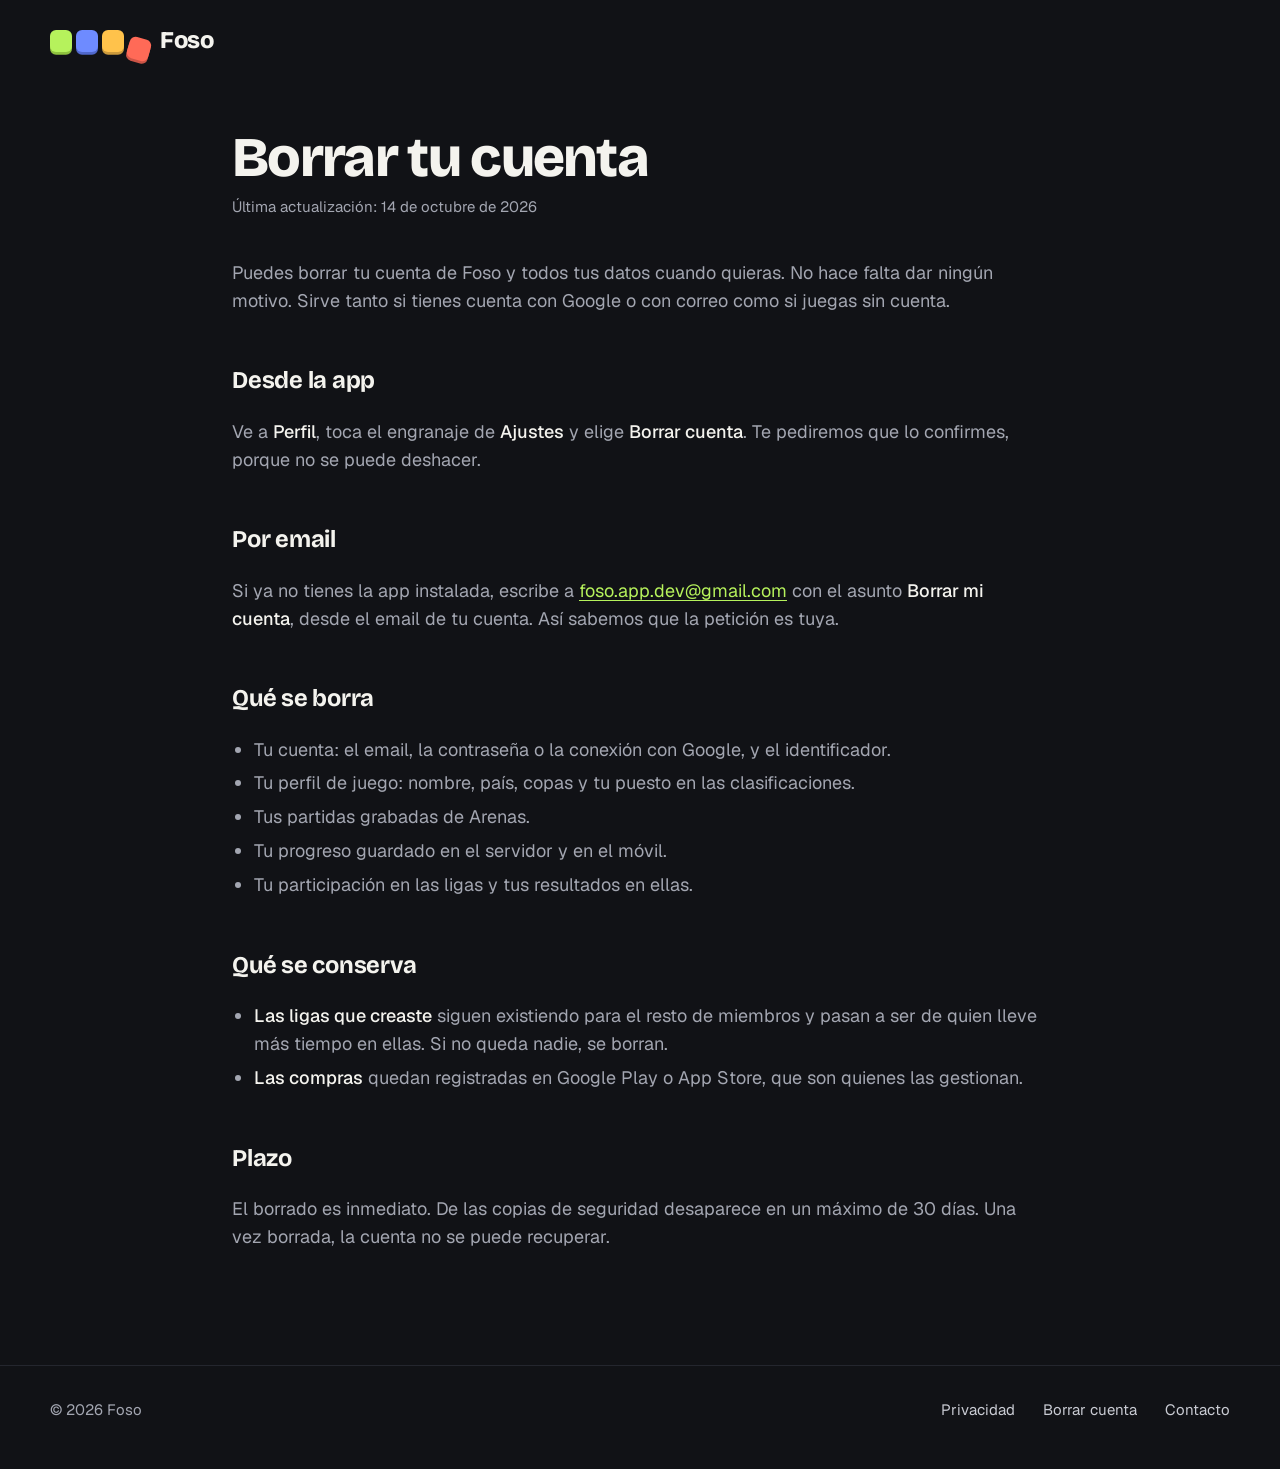
<file: borrar-cuenta.html>
<!doctype html>
<html lang="es">
<head>
<meta charset="utf-8">
<meta name="viewport" content="width=device-width, initial-scale=1, viewport-fit=cover">
<meta name="theme-color" content="#111216">
<link rel="icon" href="/assets/favicon.svg" type="image/svg+xml">
<link rel="apple-touch-icon" href="/assets/apple-touch-icon.png">
<link rel="preload" href="/assets/fuentes/bricolage-800.woff2" as="font" type="font/woff2" crossorigin>
<link rel="stylesheet" href="/assets/site.css?v=2">
<title>Borrar tu cuenta · Foso</title>
<link rel="canonical" href="https://foso.pages.dev/borrar-cuenta">
<meta name="description" content="Cómo borrar tu cuenta de Foso y qué datos se eliminan.">
</head>
<body>
<header class="site-header">
  <div class="wrap">
    <a class="brand" href="/" aria-label="Foso, inicio">
      <span class="brand-tiles" aria-hidden="true"><span class="t-lime"></span><span class="t-blue"></span><span class="t-amber"></span><span class="t-coral"></span></span>
      <span class="brand-name">Foso</span>
    </a>
  </div>
</header>
<main class="wrap prose">
  <h1>Borrar tu cuenta</h1>
  <p class="updated">Última actualización: 14 de octubre de 2026</p>

  <p>Puedes borrar tu cuenta de Foso y todos tus datos cuando quieras. No hace falta dar ningún motivo. Sirve tanto si tienes cuenta con Google o con correo como si juegas sin cuenta.</p>

  <h2>Desde la app</h2>
  <p>Ve a <strong>Perfil</strong>, toca el engranaje de <strong>Ajustes</strong> y elige <strong>Borrar cuenta</strong>. Te pediremos que lo confirmes, porque no se puede deshacer.</p>

  <h2>Por email</h2>
  <p>Si ya no tienes la app instalada, escribe a <a href="mailto:foso.app.dev@gmail.com?subject=Borrar%20mi%20cuenta">foso.app.dev@gmail.com</a> con el asunto <strong>Borrar mi cuenta</strong>, desde el email de tu cuenta. Así sabemos que la petición es tuya.</p>

  <h2>Qué se borra</h2>
  <ul>
    <li>Tu cuenta: el email, la contraseña o la conexión con Google, y el identificador.</li>
    <li>Tu perfil de juego: nombre, país, copas y tu puesto en las clasificaciones.</li>
    <li>Tus partidas grabadas de Arenas.</li>
    <li>Tu progreso guardado en el servidor y en el móvil.</li>
    <li>Tu participación en las ligas y tus resultados en ellas.</li>
  </ul>

  <h2>Qué se conserva</h2>
  <ul>
    <li><strong>Las ligas que creaste</strong> siguen existiendo para el resto de miembros y pasan a ser de quien lleve más tiempo en ellas. Si no queda nadie, se borran.</li>
    <li><strong>Las compras</strong> quedan registradas en Google Play o App Store, que son quienes las gestionan.</li>
  </ul>

  <h2>Plazo</h2>
  <p>El borrado es inmediato. De las copias de seguridad desaparece en un máximo de 30 días. Una vez borrada, la cuenta no se puede recuperar.</p>
</main>
<footer class="site-footer">
  <div class="wrap">
    <span>© 2026 Foso</span>
    <nav aria-label="Información legal">
      <a href="/privacidad">Privacidad</a>
      <a href="/borrar-cuenta">Borrar cuenta</a>
      <a href="mailto:foso.app.dev@gmail.com">Contacto</a>
    </nav>
  </div>
</footer>
</body>
</html>
</file>
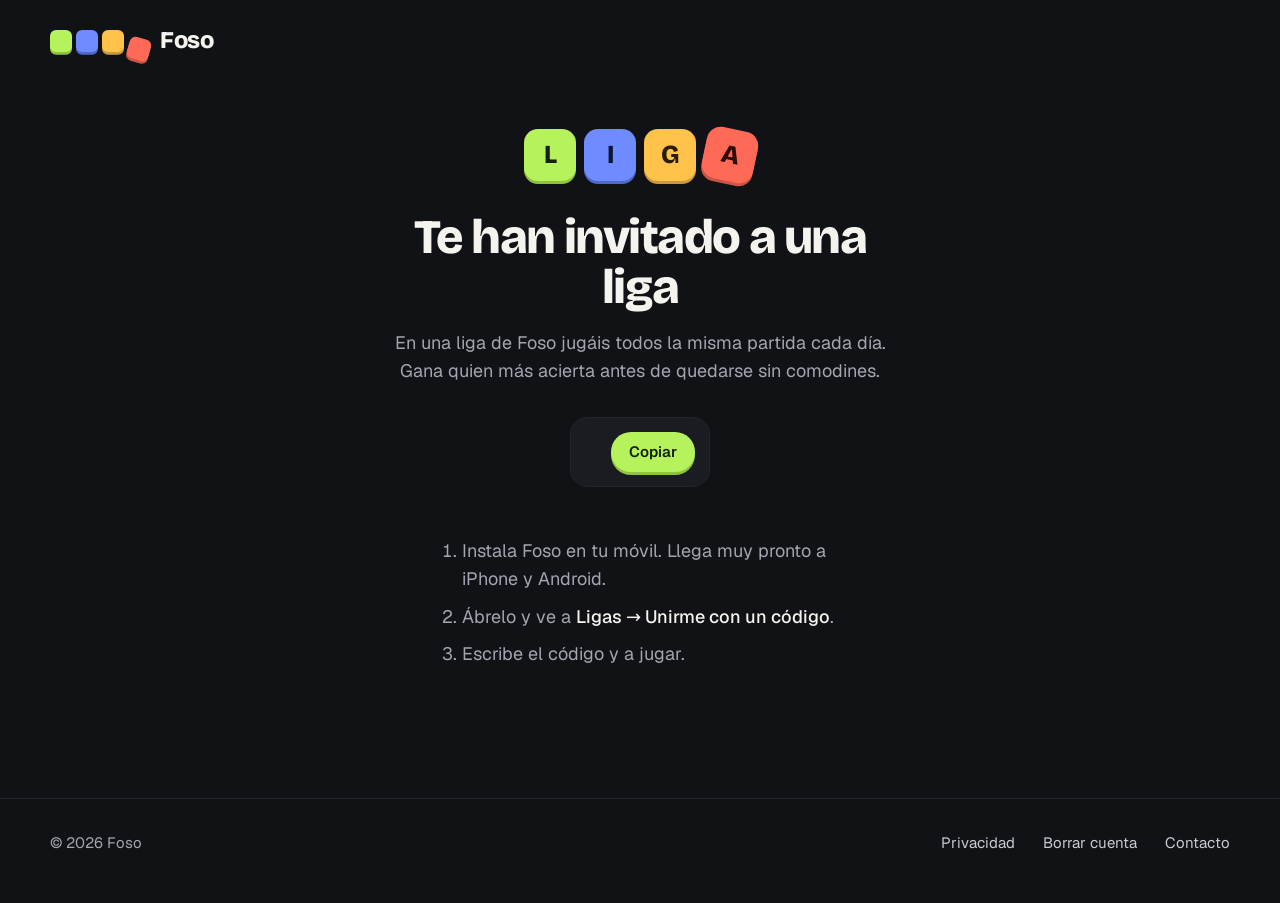
<file: liga.html>
<!doctype html>
<html lang="es">
<head>
<meta charset="utf-8">
<meta name="viewport" content="width=device-width, initial-scale=1, viewport-fit=cover">
<meta name="theme-color" content="#111216">
<link rel="icon" href="/assets/favicon.svg" type="image/svg+xml">
<link rel="apple-touch-icon" href="/assets/apple-touch-icon.png">
<link rel="preload" href="/assets/fuentes/bricolage-800.woff2" as="font" type="font/woff2" crossorigin>
<link rel="stylesheet" href="/assets/site.css?v=2">
<title>Te han invitado a una liga · Foso</title>
<meta name="description" content="Únete a una liga de Foso con tus amigos.">
<meta name="robots" content="noindex">
<style>
  .invite { text-align: center; padding: 48px 0 120px; max-width: 520px; }
  .invite .tiles { display: inline-flex; gap: 8px; margin-bottom: 32px; }
  .invite .tiles .tile { width: 52px; height: 52px; font-size: 26px; border-radius: 14px; }
  .invite h1 { font-family: var(--display); font-weight: 800; font-size: clamp(34px, 6vw, 48px); line-height: 1.04; letter-spacing: -0.03em; margin: 0 0 16px; }
  .invite p { color: var(--muted); margin: 0 auto 32px; }
  .code {
    display: inline-flex; align-items: center; gap: 16px;
    background: var(--card); border: 1px solid var(--card-hi);
    border-radius: 18px; padding: 14px 14px 14px 24px; margin-bottom: 40px;
  }
  .code output { font-family: var(--mono); font-size: 26px; font-weight: 700; letter-spacing: 0.08em; }
  .steps { text-align: left; color: var(--muted); padding-left: 22px; margin: 0 auto; max-width: 400px; }
  .steps li { margin: 10px 0; }
  .steps strong { color: var(--text); font-weight: 500; }
</style>
</head>
<body>
<header class="site-header">
  <div class="wrap">
    <a class="brand" href="/" aria-label="Foso, inicio">
      <span class="brand-tiles" aria-hidden="true"><span class="t-lime"></span><span class="t-blue"></span><span class="t-amber"></span><span class="t-coral"></span></span>
      <span class="brand-name">Foso</span>
    </a>
  </div>
</header>
<main class="wrap invite">
  <span class="tiles" aria-hidden="true"><span class="tile t-lime">L</span><span class="tile t-blue">I</span><span class="tile t-amber">G</span><span class="tile t-coral" style="transform: rotate(12deg)">A</span></span>
  <h1>Te han invitado a una liga</h1>
  <p>En una liga de Foso jugáis todos la misma partida cada día. Gana quien más acierta antes de quedarse sin comodines.</p>

  <div class="code" id="bloque-codigo" hidden>
    <output id="codigo" aria-label="Código de la liga"></output>
    <button class="btn btn-lime btn-sm" id="copiar" type="button">Copiar</button>
  </div>

  <ol class="steps">
    <li>Instala Foso en tu móvil. Llega muy pronto a iPhone y Android.</li>
    <li>Ábrelo y ve a <strong>Ligas → Unirme con un código</strong>.</li>
    <li>Escribe el código y a jugar.</li>
  </ol>
</main>
<footer class="site-footer">
  <div class="wrap">
    <span>© 2026 Foso</span>
    <nav aria-label="Información legal">
      <a href="/privacidad">Privacidad</a>
      <a href="/borrar-cuenta">Borrar cuenta</a>
      <a href="mailto:foso.app.dev@gmail.com">Contacto</a>
    </nav>
  </div>
</footer>
<script>
(function () {
  // El código llega en la ruta (/liga/ABC-123) o como parámetro (?c=ABC123).
  // Solo se aceptan letras y números: nunca se pinta nada de la URL sin filtrar.
  var desdeRuta = decodeURIComponent(location.pathname.split('/liga/')[1] || '');
  var desdeParam = new URLSearchParams(location.search).get('c') || '';
  var limpio = (desdeRuta || desdeParam).toUpperCase().replace(/[^A-Z0-9]/g, '').slice(0, 6);
  if (limpio.length !== 6) return;
  var codigo = limpio.slice(0, 3) + '-' + limpio.slice(3);

  document.getElementById('codigo').textContent = codigo;
  document.getElementById('bloque-codigo').hidden = false;

  var boton = document.getElementById('copiar');
  boton.addEventListener('click', function () {
    navigator.clipboard.writeText(codigo).then(function () {
      boton.textContent = 'Copiado';
      setTimeout(function () { boton.textContent = 'Copiar'; }, 2000);
    });
  });
})();
</script>
</body>
</html>
</file>
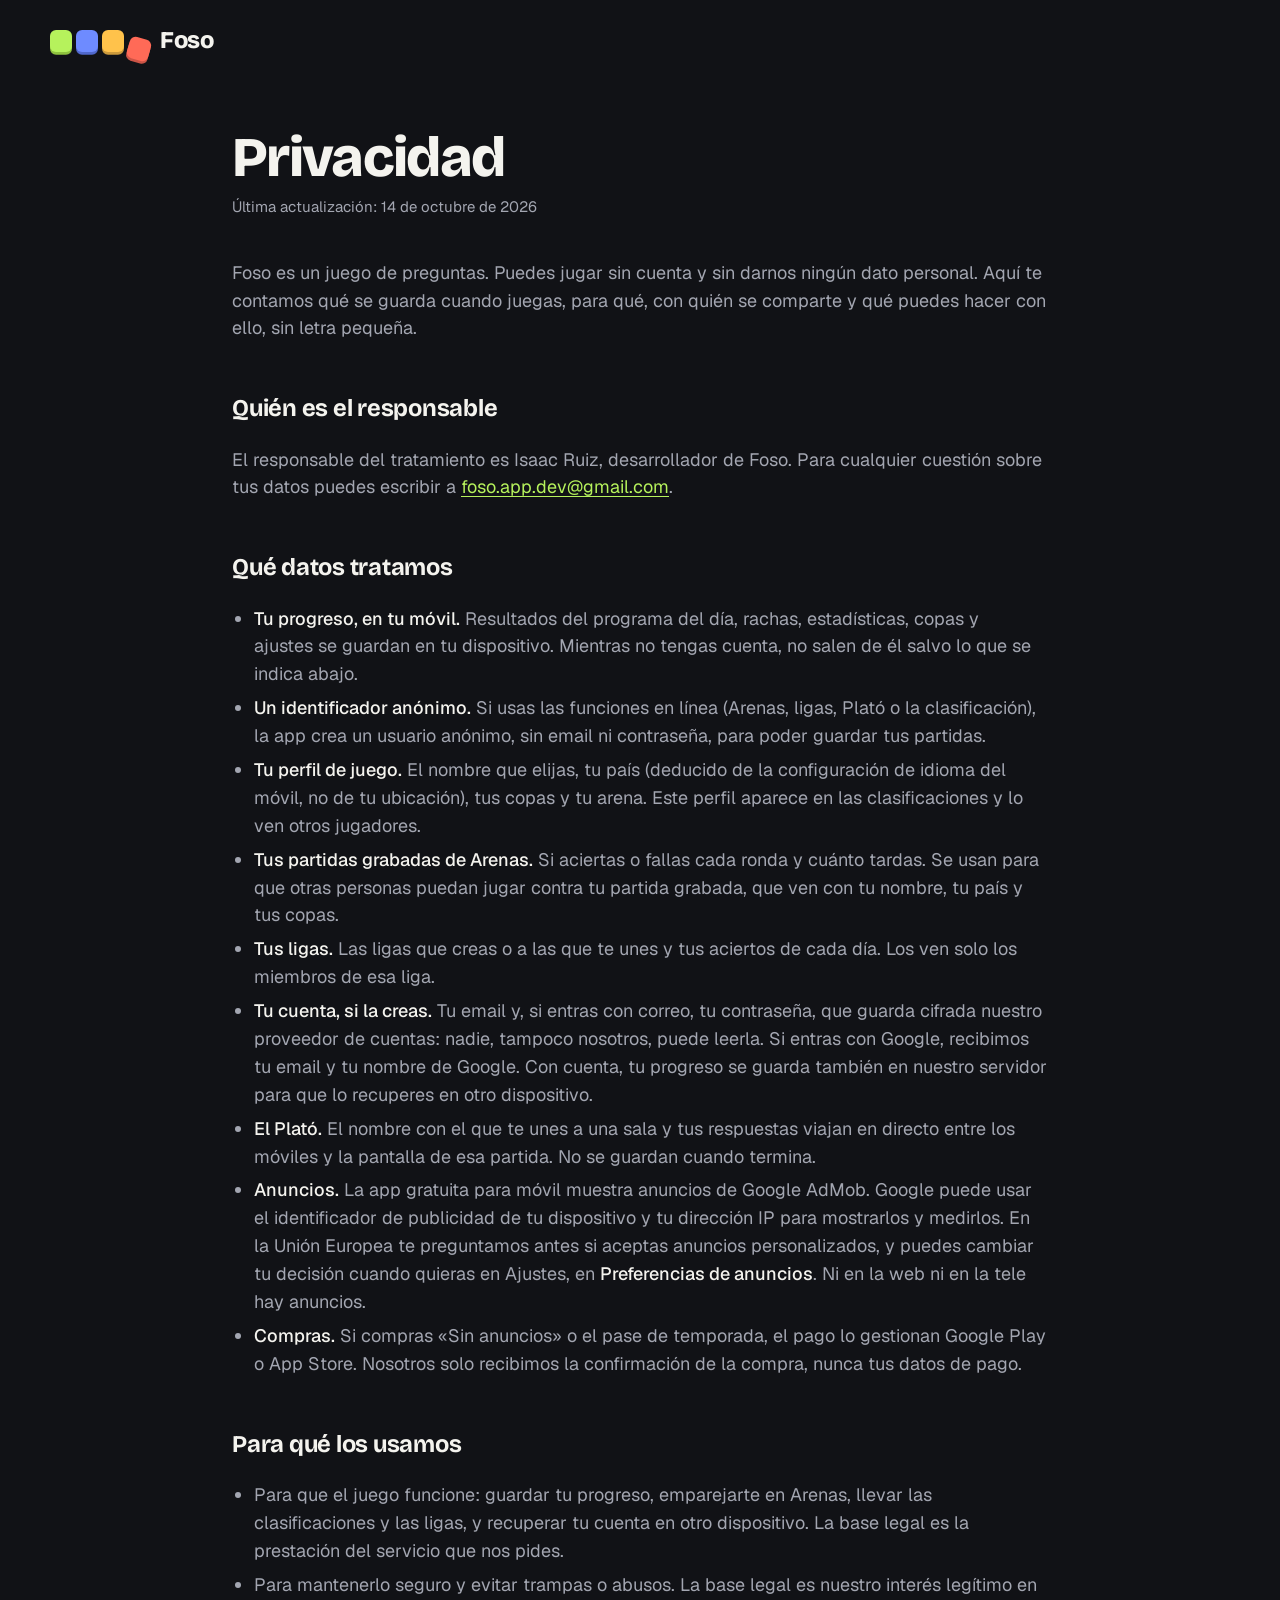
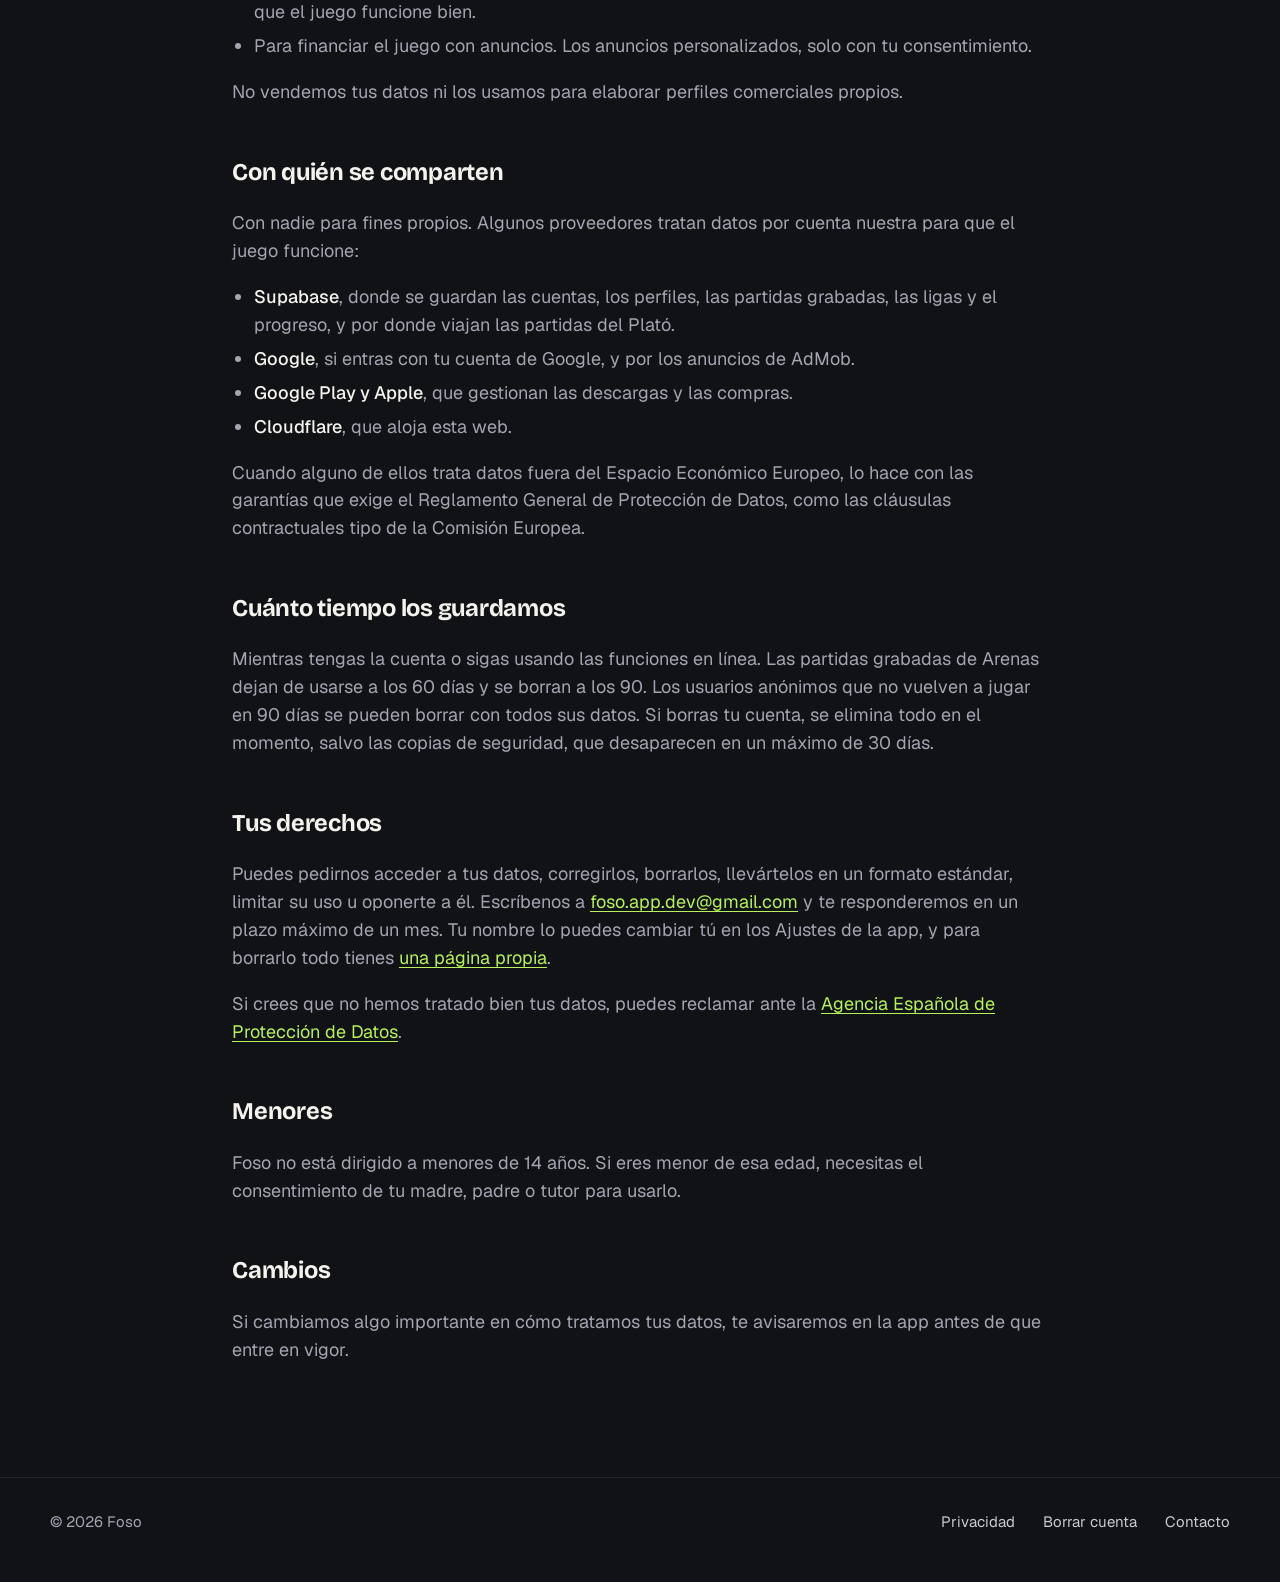
<file: privacidad.html>
<!doctype html>
<html lang="es">
<head>
<meta charset="utf-8">
<meta name="viewport" content="width=device-width, initial-scale=1, viewport-fit=cover">
<meta name="theme-color" content="#111216">
<link rel="icon" href="/assets/favicon.svg" type="image/svg+xml">
<link rel="apple-touch-icon" href="/assets/apple-touch-icon.png">
<link rel="preload" href="/assets/fuentes/bricolage-800.woff2" as="font" type="font/woff2" crossorigin>
<link rel="stylesheet" href="/assets/site.css?v=2">
<title>Privacidad · Foso</title>
<link rel="canonical" href="https://foso.pages.dev/privacidad">
<meta name="description" content="Qué datos trata Foso, para qué y cómo ejercer tus derechos.">
</head>
<body>
<header class="site-header">
  <div class="wrap">
    <a class="brand" href="/" aria-label="Foso, inicio">
      <span class="brand-tiles" aria-hidden="true"><span class="t-lime"></span><span class="t-blue"></span><span class="t-amber"></span><span class="t-coral"></span></span>
      <span class="brand-name">Foso</span>
    </a>
  </div>
</header>
<main class="wrap prose">
  <h1>Privacidad</h1>
  <p class="updated">Última actualización: 14 de octubre de 2026</p>

  <p>Foso es un juego de preguntas. Puedes jugar sin cuenta y sin darnos ningún dato personal. Aquí te contamos qué se guarda cuando juegas, para qué, con quién se comparte y qué puedes hacer con ello, sin letra pequeña.</p>

  <h2>Quién es el responsable</h2>
  <p>El responsable del tratamiento es Isaac Ruiz, desarrollador de Foso. Para cualquier cuestión sobre tus datos puedes escribir a <a href="mailto:foso.app.dev@gmail.com">foso.app.dev@gmail.com</a>.</p>

  <h2>Qué datos tratamos</h2>
  <ul>
    <li><strong>Tu progreso, en tu móvil.</strong> Resultados del programa del día, rachas, estadísticas, copas y ajustes se guardan en tu dispositivo. Mientras no tengas cuenta, no salen de él salvo lo que se indica abajo.</li>
    <li><strong>Un identificador anónimo.</strong> Si usas las funciones en línea (Arenas, ligas, Plató o la clasificación), la app crea un usuario anónimo, sin email ni contraseña, para poder guardar tus partidas.</li>
    <li><strong>Tu perfil de juego.</strong> El nombre que elijas, tu país (deducido de la configuración de idioma del móvil, no de tu ubicación), tus copas y tu arena. Este perfil aparece en las clasificaciones y lo ven otros jugadores.</li>
    <li><strong>Tus partidas grabadas de Arenas.</strong> Si aciertas o fallas cada ronda y cuánto tardas. Se usan para que otras personas puedan jugar contra tu partida grabada, que ven con tu nombre, tu país y tus copas.</li>
    <li><strong>Tus ligas.</strong> Las ligas que creas o a las que te unes y tus aciertos de cada día. Los ven solo los miembros de esa liga.</li>
    <li><strong>Tu cuenta, si la creas.</strong> Tu email y, si entras con correo, tu contraseña, que guarda cifrada nuestro proveedor de cuentas: nadie, tampoco nosotros, puede leerla. Si entras con Google, recibimos tu email y tu nombre de Google. Con cuenta, tu progreso se guarda también en nuestro servidor para que lo recuperes en otro dispositivo.</li>
    <li><strong>El Plató.</strong> El nombre con el que te unes a una sala y tus respuestas viajan en directo entre los móviles y la pantalla de esa partida. No se guardan cuando termina.</li>
    <li><strong>Anuncios.</strong> La app gratuita para móvil muestra anuncios de Google AdMob. Google puede usar el identificador de publicidad de tu dispositivo y tu dirección IP para mostrarlos y medirlos. En la Unión Europea te preguntamos antes si aceptas anuncios personalizados, y puedes cambiar tu decisión cuando quieras en Ajustes, en <strong>Preferencias de anuncios</strong>. Ni en la web ni en la tele hay anuncios.</li>
    <li><strong>Compras.</strong> Si compras «Sin anuncios» o el pase de temporada, el pago lo gestionan Google Play o App Store. Nosotros solo recibimos la confirmación de la compra, nunca tus datos de pago.</li>
  </ul>

  <h2>Para qué los usamos</h2>
  <ul>
    <li>Para que el juego funcione: guardar tu progreso, emparejarte en Arenas, llevar las clasificaciones y las ligas, y recuperar tu cuenta en otro dispositivo. La base legal es la prestación del servicio que nos pides.</li>
    <li>Para mantenerlo seguro y evitar trampas o abusos. La base legal es nuestro interés legítimo en que el juego funcione bien.</li>
    <li>Para financiar el juego con anuncios. Los anuncios personalizados, solo con tu consentimiento.</li>
  </ul>
  <p>No vendemos tus datos ni los usamos para elaborar perfiles comerciales propios.</p>

  <h2>Con quién se comparten</h2>
  <p>Con nadie para fines propios. Algunos proveedores tratan datos por cuenta nuestra para que el juego funcione:</p>
  <ul>
    <li><strong>Supabase</strong>, donde se guardan las cuentas, los perfiles, las partidas grabadas, las ligas y el progreso, y por donde viajan las partidas del Plató.</li>
    <li><strong>Google</strong>, si entras con tu cuenta de Google, y por los anuncios de AdMob.</li>
    <li><strong>Google Play y Apple</strong>, que gestionan las descargas y las compras.</li>
    <li><strong>Cloudflare</strong>, que aloja esta web.</li>
  </ul>
  <p>Cuando alguno de ellos trata datos fuera del Espacio Económico Europeo, lo hace con las garantías que exige el Reglamento General de Protección de Datos, como las cláusulas contractuales tipo de la Comisión Europea.</p>

  <h2>Cuánto tiempo los guardamos</h2>
  <p>Mientras tengas la cuenta o sigas usando las funciones en línea. Las partidas grabadas de Arenas dejan de usarse a los 60 días y se borran a los 90. Los usuarios anónimos que no vuelven a jugar en 90 días se pueden borrar con todos sus datos. Si borras tu cuenta, se elimina todo en el momento, salvo las copias de seguridad, que desaparecen en un máximo de 30 días.</p>

  <h2>Tus derechos</h2>
  <p>Puedes pedirnos acceder a tus datos, corregirlos, borrarlos, llevártelos en un formato estándar, limitar su uso u oponerte a él. Escríbenos a <a href="mailto:foso.app.dev@gmail.com">foso.app.dev@gmail.com</a> y te responderemos en un plazo máximo de un mes. Tu nombre lo puedes cambiar tú en los Ajustes de la app, y para borrarlo todo tienes <a href="/borrar-cuenta">una página propia</a>.</p>
  <p>Si crees que no hemos tratado bien tus datos, puedes reclamar ante la <a href="https://www.aepd.es">Agencia Española de Protección de Datos</a>.</p>

  <h2>Menores</h2>
  <p>Foso no está dirigido a menores de 14 años. Si eres menor de esa edad, necesitas el consentimiento de tu madre, padre o tutor para usarlo.</p>

  <h2>Cambios</h2>
  <p>Si cambiamos algo importante en cómo tratamos tus datos, te avisaremos en la app antes de que entre en vigor.</p>
</main>
<footer class="site-footer">
  <div class="wrap">
    <span>© 2026 Foso</span>
    <nav aria-label="Información legal">
      <a href="/privacidad">Privacidad</a>
      <a href="/borrar-cuenta">Borrar cuenta</a>
      <a href="mailto:foso.app.dev@gmail.com">Contacto</a>
    </nav>
  </div>
</footer>
</body>
</html>
</file>
<file: assets/site.css>
/* Foso — estilos comunes de la web */
@font-face { font-family: "Bricolage"; src: url("/assets/fuentes/bricolage-700.woff2") format("woff2"); font-weight: 700; font-display: swap; }
@font-face { font-family: "Bricolage"; src: url("/assets/fuentes/bricolage-800.woff2") format("woff2"); font-weight: 800; font-display: swap; }
@font-face { font-family: "Geist"; src: url("/assets/fuentes/geist-400.woff2") format("woff2"); font-weight: 400; font-display: swap; }
@font-face { font-family: "Geist"; src: url("/assets/fuentes/geist-500.woff2") format("woff2"); font-weight: 500; font-display: swap; }
@font-face { font-family: "Geist"; src: url("/assets/fuentes/geist-600.woff2") format("woff2"); font-weight: 600; font-display: swap; }
@font-face { font-family: "GeistMono"; src: url("/assets/fuentes/geistmono-500.woff2") format("woff2"); font-weight: 500; font-display: swap; }
@font-face { font-family: "GeistMono"; src: url("/assets/fuentes/geistmono-700.woff2") format("woff2"); font-weight: 700; font-display: swap; }

:root {
  --bg: #111216;
  --bg-deep: #0A0B0E;
  --card: #1B1C22;
  --card-hi: #24262E;
  --key: #2C2E37;
  --line: #30333D;
  --text: #F4F3EE;
  --soft: #C9CBD3;
  --muted: #A3A6B1;
  --lime: #B6F25C;   --lime-lip: #8FC23F;  --lime-ink: #13210A;
  --blue: #6E8BFF;   --blue-lip: #5068CC;  --blue-ink: #0E1433;
  --amber: #FFC24B;  --amber-lip: #CC9A3C; --amber-ink: #2B1C00;
  --coral: #FF6A57;  --coral-lip: #CC5446; --coral-ink: #2E0904;
  --coral-soft: #FF8A7A;
  --display: "Bricolage", "Geist", system-ui, sans-serif;
  --mono: "GeistMono", ui-monospace, monospace;
  --ease: cubic-bezier(0.2, 0.8, 0.2, 1);
}

* { box-sizing: border-box; }

html { -webkit-text-size-adjust: 100%; scroll-behavior: smooth; }

body {
  margin: 0;
  background: var(--bg);
  color: var(--text);
  font-family: "Geist", system-ui, -apple-system, "Segoe UI", sans-serif;
  font-size: 18px;
  line-height: 1.55;
  -webkit-font-smoothing: antialiased;
  overflow-x: hidden;
}

a { color: var(--lime); text-underline-offset: 3px; }
a:hover { color: #D4FA9A; }

:focus-visible { outline: 2px solid var(--lime); outline-offset: 3px; border-radius: 6px; }

.wrap { width: min(1180px, 100% - 48px); margin-inline: auto; }

.eyebrow { margin: 0 0 14px; font-family: var(--mono); font-size: 13px; letter-spacing: 0.12em; }

/* Fichas: la pieza básica de Foso */
.tile {
  display: inline-flex; align-items: center; justify-content: center; flex: none;
  border-radius: 26%;
  font-family: var(--display); font-weight: 800; line-height: 1;
}
.t-lime  { background: var(--lime);  color: var(--lime-ink);  box-shadow: 0 0.12em 0 var(--lime-lip); }
.t-blue  { background: var(--blue);  color: var(--blue-ink);  box-shadow: 0 0.12em 0 var(--blue-lip); }
.t-amber { background: var(--amber); color: var(--amber-ink); box-shadow: 0 0.12em 0 var(--amber-lip); }
.t-coral { background: var(--coral); color: var(--coral-ink); box-shadow: 0 0.12em 0 var(--coral-lip); }

/* Cabecera */
.site-header { padding: 22px 0; }
.site-header .wrap { display: flex; align-items: center; justify-content: space-between; gap: 16px; flex-wrap: wrap; }
.brand { display: inline-flex; align-items: center; gap: 10px; color: var(--text); text-decoration: none; }
.brand-tiles { display: inline-flex; gap: 4px; font-size: 22px; }
.brand-tiles span { width: 22px; height: 22px; border-radius: 6px; }
.brand-tiles span:last-child { transform: translateY(8px) rotate(16deg); }
.brand-name { font-family: var(--display); font-weight: 800; font-size: 24px; letter-spacing: -0.02em; }
.brand:hover { color: var(--text); }
.site-nav { display: flex; gap: 8px 28px; align-items: center; flex-wrap: wrap; font-size: 15px; }
.site-nav a { color: var(--soft); text-decoration: none; }
.site-nav a:hover { color: var(--text); }
.site-nav a.btn-lime, .site-nav a.btn-lime:hover { color: var(--lime-ink); }
@media (max-width: 640px) { .site-nav a:not(.btn) { display: none; } }

/* Botones */
.btn {
  display: inline-flex; align-items: center; justify-content: center; gap: 10px;
  min-height: 52px; padding: 0 26px; border-radius: 16px;
  font: inherit; font-weight: 600; font-size: 17px; text-decoration: none;
  cursor: pointer; border: none;
  transition: transform 120ms var(--ease), box-shadow 120ms var(--ease), background 200ms var(--ease);
}
.btn-lime { background: var(--lime); color: var(--lime-ink); box-shadow: 0 5px 0 var(--lime-lip); }
.btn-lime:hover { color: var(--lime-ink); background: #C2F574; }
.btn-lime:active { transform: translateY(4px); box-shadow: 0 1px 0 var(--lime-lip); }
.btn-ghost { background: transparent; color: var(--text); border: 2px solid var(--line); }
.btn-ghost:hover { color: var(--text); border-color: #4A4D58; }
.btn-sm { min-height: 40px; padding: 0 18px; border-radius: 999px; font-size: 15px; box-shadow: 0 3px 0 var(--lime-lip); }
.btn[aria-disabled="true"] { cursor: default; }

/* Páginas de texto: privacidad, borrado de cuenta */
.prose { max-width: 68ch; padding: 24px 0 96px; }
.prose h1 { font-family: var(--display); font-weight: 800; font-size: clamp(38px, 6vw, 56px); line-height: 1.04; letter-spacing: -0.03em; margin: 24px 0 8px; }
.prose .updated { color: var(--muted); font-size: 15px; margin: 0 0 40px; }
.prose h2 { font-family: var(--display); font-weight: 700; font-size: 24px; letter-spacing: -0.01em; margin: 48px 0 12px; }
.prose p, .prose li { color: var(--muted); text-wrap: pretty; }
.prose strong { color: var(--text); font-weight: 500; }
.prose ul { padding-left: 22px; }
.prose li { margin: 6px 0; }
.prose .note { background: var(--card); border-radius: 16px; padding: 18px 20px; border: 1px solid var(--card-hi); color: var(--muted); }

/* Pie */
.site-footer { border-top: 1px solid var(--card-hi); padding: 32px 0 48px; color: var(--muted); font-size: 15px; }
.site-footer .wrap { display: flex; flex-wrap: wrap; gap: 16px 32px; align-items: center; justify-content: space-between; }
.site-footer nav { display: flex; flex-wrap: wrap; gap: 8px 28px; }
.site-footer a { color: var(--soft); text-decoration: none; }
.site-footer a:hover { color: var(--text); }

@media (prefers-reduced-motion: reduce) {
  *, *::before, *::after { animation: none !important; transition: none !important; }
  html { scroll-behavior: auto; }
}
</file>
